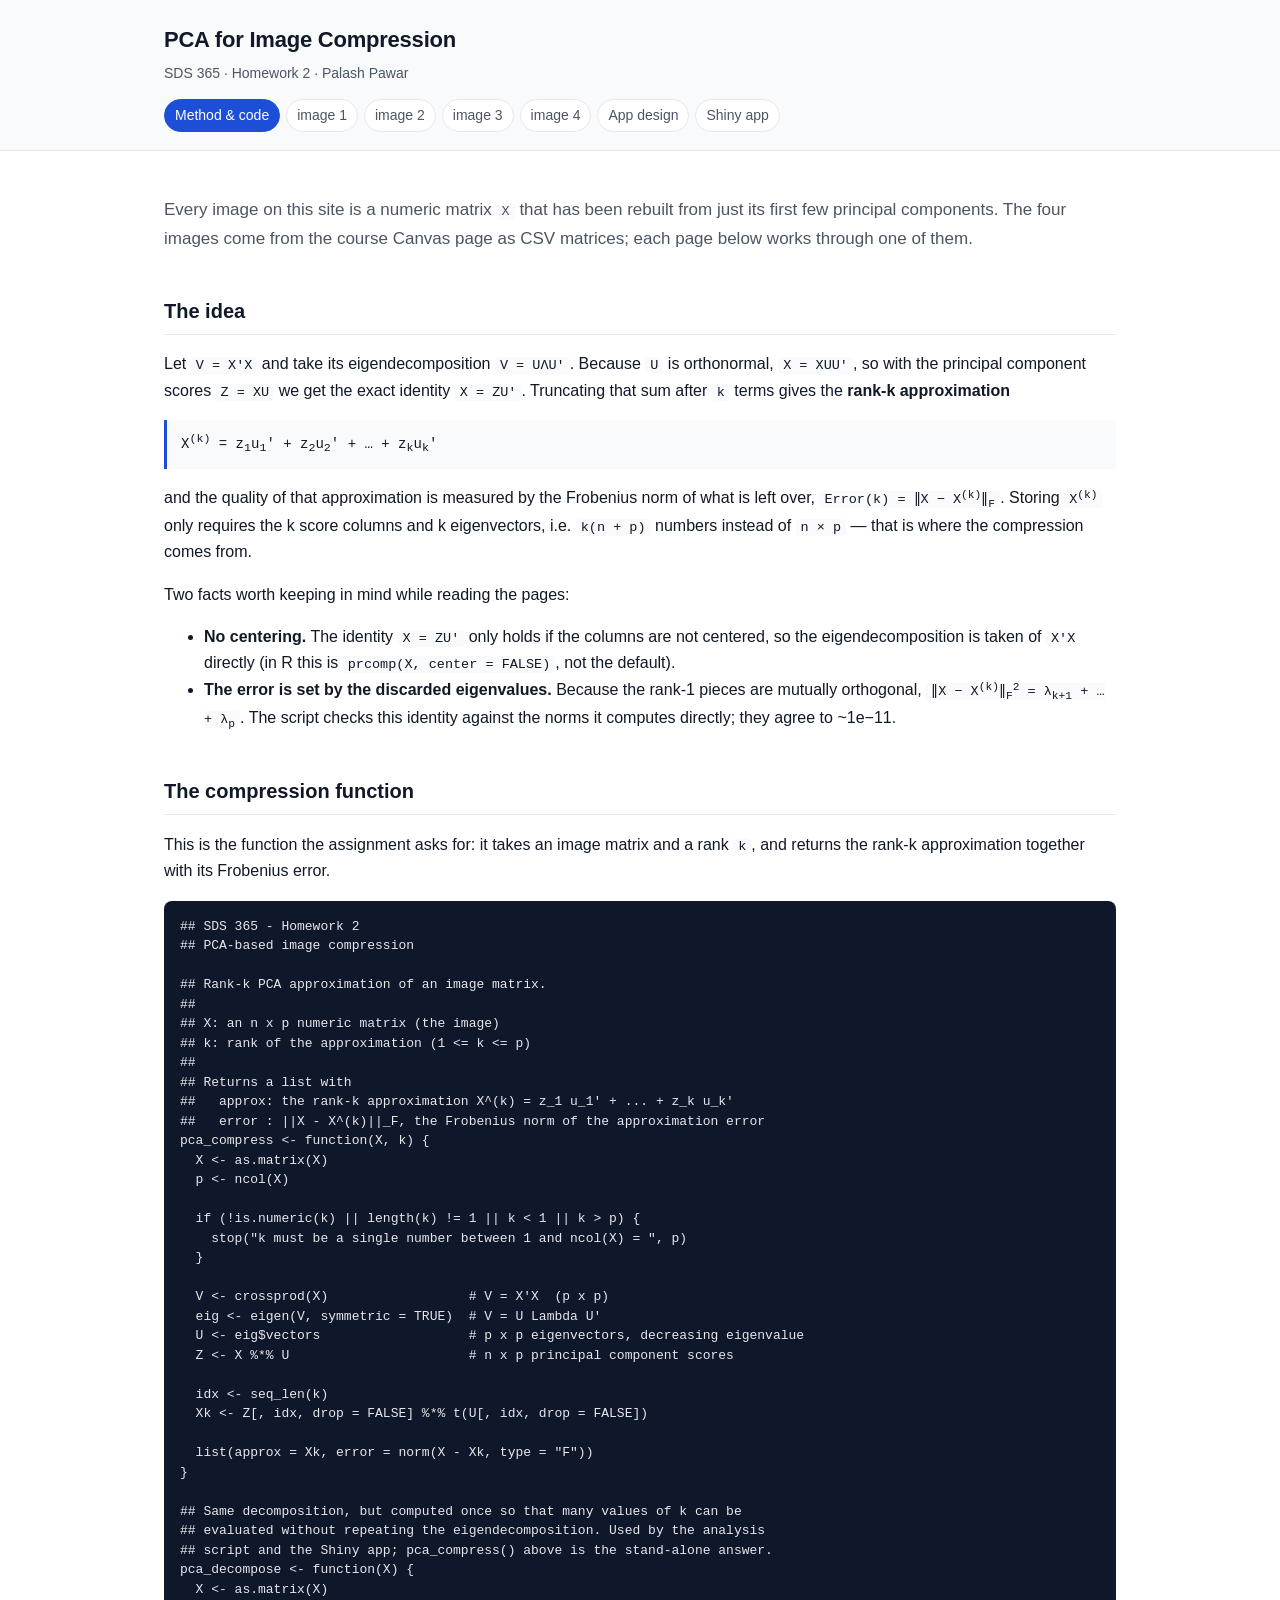
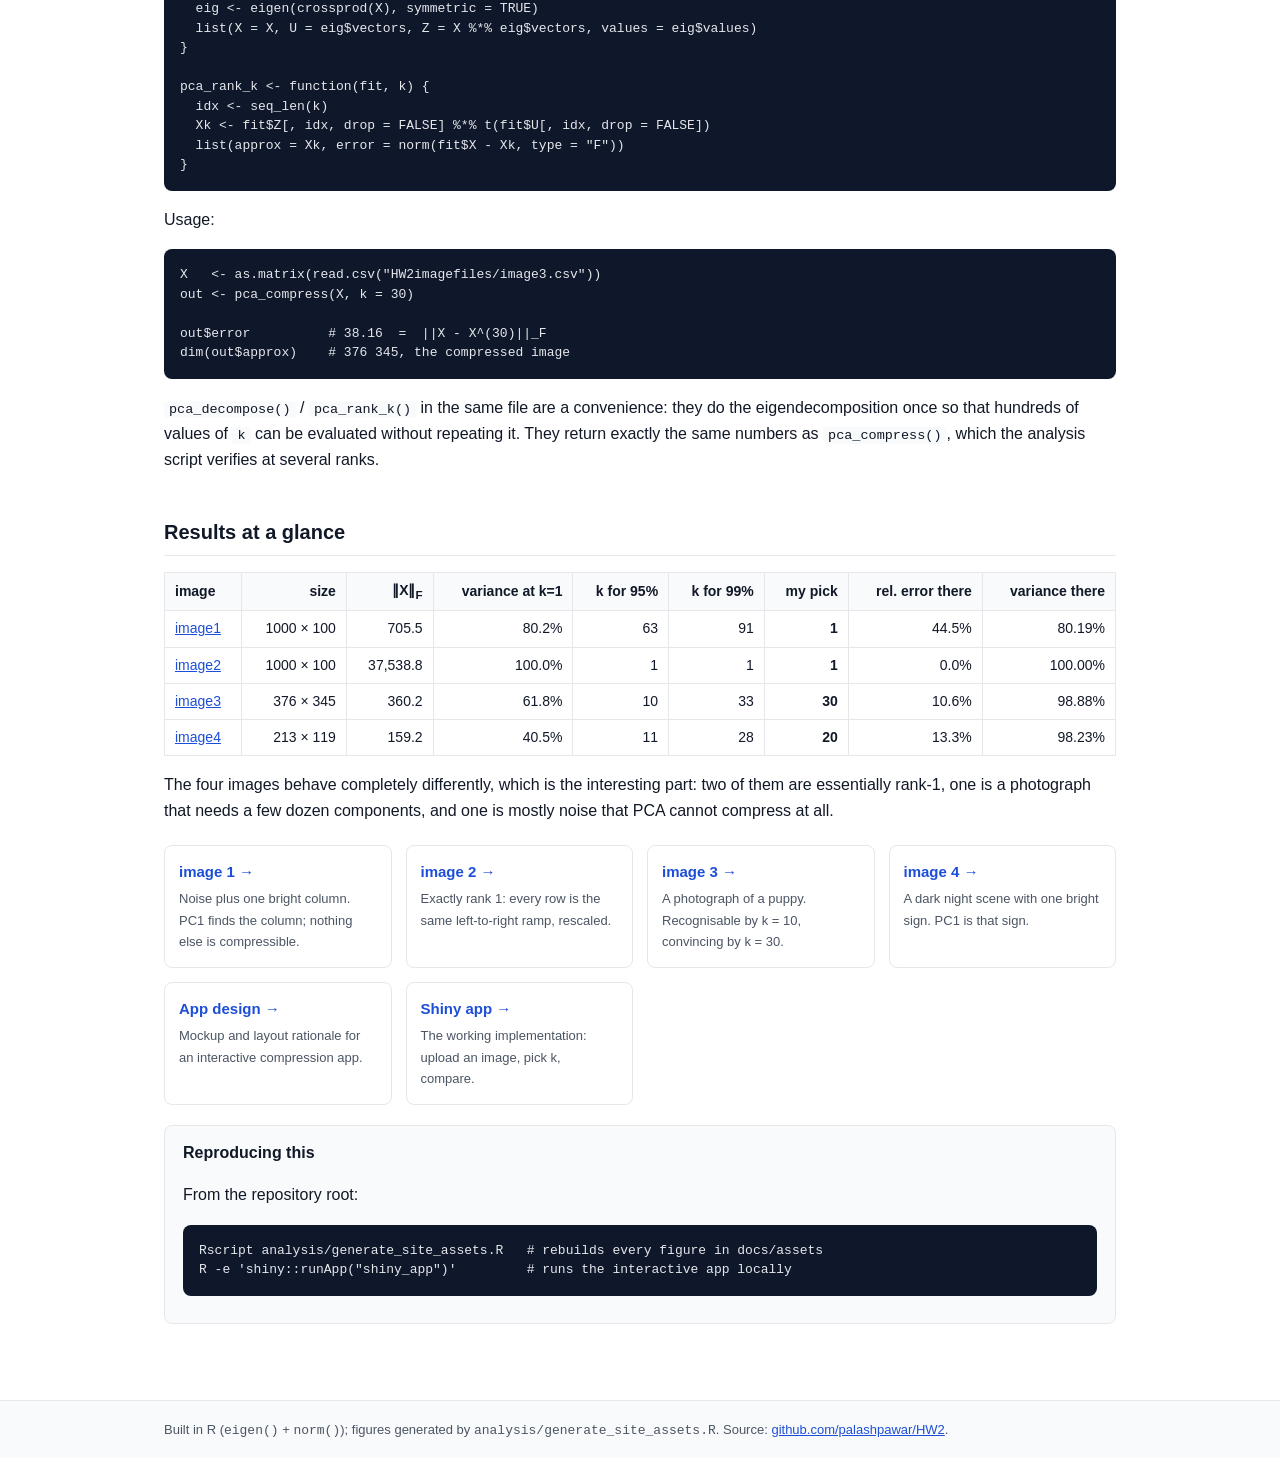
<file: docs/index.html>
<!DOCTYPE html>
<html lang="en">
<head>
<meta charset="utf-8">
<meta name="viewport" content="width=device-width, initial-scale=1">
<title>PCA for Image Compression &mdash; method and code</title>
<link rel="stylesheet" href="style.css">
</head>
<body>
<header class="site"><div class="inner">
<h1>PCA for Image Compression</h1>
<p>SDS 365 &middot; Homework 2 &middot; Palash Pawar</p>
<nav><a href="index.html" class="active">Method &amp; code</a><a href="image1.html">image 1</a><a href="image2.html">image 2</a><a href="image3.html">image 3</a><a href="image4.html">image 4</a><a href="mockup/index.html">App design</a><a href="shiny.html">Shiny app</a></nav>
</div></header>
<main>

<p class="lead">Every image on this site is a numeric matrix <code>X</code> that has been rebuilt from
just its first few principal components. The four images come from the course Canvas page as CSV
matrices; each page below works through one of them.</p>

<h2>The idea</h2>
<p>Let <code>V = X'X</code> and take its eigendecomposition <code>V = U&Lambda;U'</code>. Because
<code>U</code> is orthonormal, <code>X = XUU'</code>, so with the principal component scores
<code>Z = XU</code> we get the exact identity <code>X = ZU'</code>. Truncating that sum after
<code>k</code> terms gives the <b>rank-k approximation</b></p>
<div class="math">X<sup>(k)</sup> = z<sub>1</sub>u<sub>1</sub>' + z<sub>2</sub>u<sub>2</sub>' + &hellip; + z<sub>k</sub>u<sub>k</sub>'</div>
<p>and the quality of that approximation is measured by the Frobenius norm of what is left over,
<code>Error(k) = &#8214;X &minus; X<sup>(k)</sup>&#8214;<sub>F</sub></code>. Storing
<code>X<sup>(k)</sup></code> only requires the k score columns and k eigenvectors, i.e.
<code>k(n + p)</code> numbers instead of <code>n &times; p</code> &mdash; that is where the
compression comes from.</p>
<p>Two facts worth keeping in mind while reading the pages:</p>
<ul>
<li><b>No centering.</b> The identity <code>X = ZU'</code> only holds if the columns are not
centered, so the eigendecomposition is taken of <code>X'X</code> directly (in R this is
<code>prcomp(X, center = FALSE)</code>, not the default).</li>
<li><b>The error is set by the discarded eigenvalues.</b> Because the rank-1 pieces are mutually
orthogonal, <code>&#8214;X &minus; X<sup>(k)</sup>&#8214;<sub>F</sub><sup>2</sup> =
&lambda;<sub>k+1</sub> + &hellip; + &lambda;<sub>p</sub></code>. The script checks this identity
against the norms it computes directly; they agree to ~1e&minus;11.</li>
</ul>

<h2>The compression function</h2>
<p>This is the function the assignment asks for: it takes an image matrix and a rank
<code>k</code>, and returns the rank-k approximation together with its Frobenius error.</p>
<pre><code>## SDS 365 - Homework 2
## PCA-based image compression

## Rank-k PCA approximation of an image matrix.
##
## X: an n x p numeric matrix (the image)
## k: rank of the approximation (1 &lt;= k &lt;= p)
##
## Returns a list with
##   approx: the rank-k approximation X^(k) = z_1 u_1&#x27; + ... + z_k u_k&#x27;
##   error : ||X - X^(k)||_F, the Frobenius norm of the approximation error
pca_compress &lt;- function(X, k) {
  X &lt;- as.matrix(X)
  p &lt;- ncol(X)

  if (!is.numeric(k) || length(k) != 1 || k &lt; 1 || k &gt; p) {
    stop(&quot;k must be a single number between 1 and ncol(X) = &quot;, p)
  }

  V &lt;- crossprod(X)                  # V = X&#x27;X  (p x p)
  eig &lt;- eigen(V, symmetric = TRUE)  # V = U Lambda U&#x27;
  U &lt;- eig$vectors                   # p x p eigenvectors, decreasing eigenvalue
  Z &lt;- X %*% U                       # n x p principal component scores

  idx &lt;- seq_len(k)
  Xk &lt;- Z[, idx, drop = FALSE] %*% t(U[, idx, drop = FALSE])

  list(approx = Xk, error = norm(X - Xk, type = &quot;F&quot;))
}

## Same decomposition, but computed once so that many values of k can be
## evaluated without repeating the eigendecomposition. Used by the analysis
## script and the Shiny app; pca_compress() above is the stand-alone answer.
pca_decompose &lt;- function(X) {
  X &lt;- as.matrix(X)
  eig &lt;- eigen(crossprod(X), symmetric = TRUE)
  list(X = X, U = eig$vectors, Z = X %*% eig$vectors, values = eig$values)
}

pca_rank_k &lt;- function(fit, k) {
  idx &lt;- seq_len(k)
  Xk &lt;- fit$Z[, idx, drop = FALSE] %*% t(fit$U[, idx, drop = FALSE])
  list(approx = Xk, error = norm(fit$X - Xk, type = &quot;F&quot;))
}
</code></pre>
<p>Usage:</p>
<pre><code>X   &lt;- as.matrix(read.csv("HW2imagefiles/image3.csv"))
out &lt;- pca_compress(X, k = 30)

out$error          # 38.16  =  ||X - X^(30)||_F
dim(out$approx)    # 376 345, the compressed image</code></pre>
<p><code>pca_decompose()</code> / <code>pca_rank_k()</code> in the same file are a convenience:
they do the eigendecomposition once so that hundreds of values of <code>k</code> can be evaluated
without repeating it. They return exactly the same numbers as <code>pca_compress()</code>, which
the analysis script verifies at several ranks.</p>

<h2>Results at a glance</h2>
<table><thead><tr><th>image</th><th>size</th><th>&#8214;X&#8214;<sub>F</sub></th>
<th>variance at k=1</th><th>k for 95%</th><th>k for 99%</th><th>my pick</th>
<th>rel. error there</th><th>variance there</th></tr></thead>
<tbody><tr><td><a href="image1.html">image1</a></td><td>1000 &times; 100</td><td>705.5</td><td>80.2%</td><td>63</td><td>91</td><td><b>1</b></td><td>44.5%</td><td>80.19%</td></tr><tr><td><a href="image2.html">image2</a></td><td>1000 &times; 100</td><td>37,538.8</td><td>100.0%</td><td>1</td><td>1</td><td><b>1</b></td><td>0.0%</td><td>100.00%</td></tr><tr><td><a href="image3.html">image3</a></td><td>376 &times; 345</td><td>360.2</td><td>61.8%</td><td>10</td><td>33</td><td><b>30</b></td><td>10.6%</td><td>98.88%</td></tr><tr><td><a href="image4.html">image4</a></td><td>213 &times; 119</td><td>159.2</td><td>40.5%</td><td>11</td><td>28</td><td><b>20</b></td><td>13.3%</td><td>98.23%</td></tr></tbody></table>
<p>The four images behave completely differently, which is the interesting part: two of them are
essentially rank-1, one is a photograph that needs a few dozen components, and one is mostly noise
that PCA cannot compress at all.</p>

<div class="cards">
<a class="card" href="image1.html"><h3>image 1 &rarr;</h3><p>Noise plus one bright column. PC1 finds the column; nothing else is compressible.</p></a>
<a class="card" href="image2.html"><h3>image 2 &rarr;</h3><p>Exactly rank 1: every row is the same left-to-right ramp, rescaled.</p></a>
<a class="card" href="image3.html"><h3>image 3 &rarr;</h3><p>A photograph of a puppy. Recognisable by k = 10, convincing by k = 30.</p></a>
<a class="card" href="image4.html"><h3>image 4 &rarr;</h3><p>A dark night scene with one bright sign. PC1 is that sign.</p></a>
<a class="card" href="mockup/index.html"><h3>App design &rarr;</h3><p>Mockup and layout rationale for an interactive compression app.</p></a>
<a class="card" href="shiny.html"><h3>Shiny app &rarr;</h3><p>The working implementation: upload an image, pick k, compare.</p></a>
</div>

<div class="callout">
<h3>Reproducing this</h3>
<p>From the repository root:</p>
<pre><code>Rscript analysis/generate_site_assets.R   # rebuilds every figure in docs/assets
R -e 'shiny::runApp("shiny_app")'         # runs the interactive app locally</code></pre>
</div>

</main>
<footer class="site"><div class="inner">
Built in R (<code>eigen()</code> + <code>norm()</code>); figures generated by
<code>analysis/generate_site_assets.R</code>. Source:
<a href="https://github.com/palashpawar/HW2">github.com/palashpawar/HW2</a>.
</div></footer>
</body>
</html>
</file>
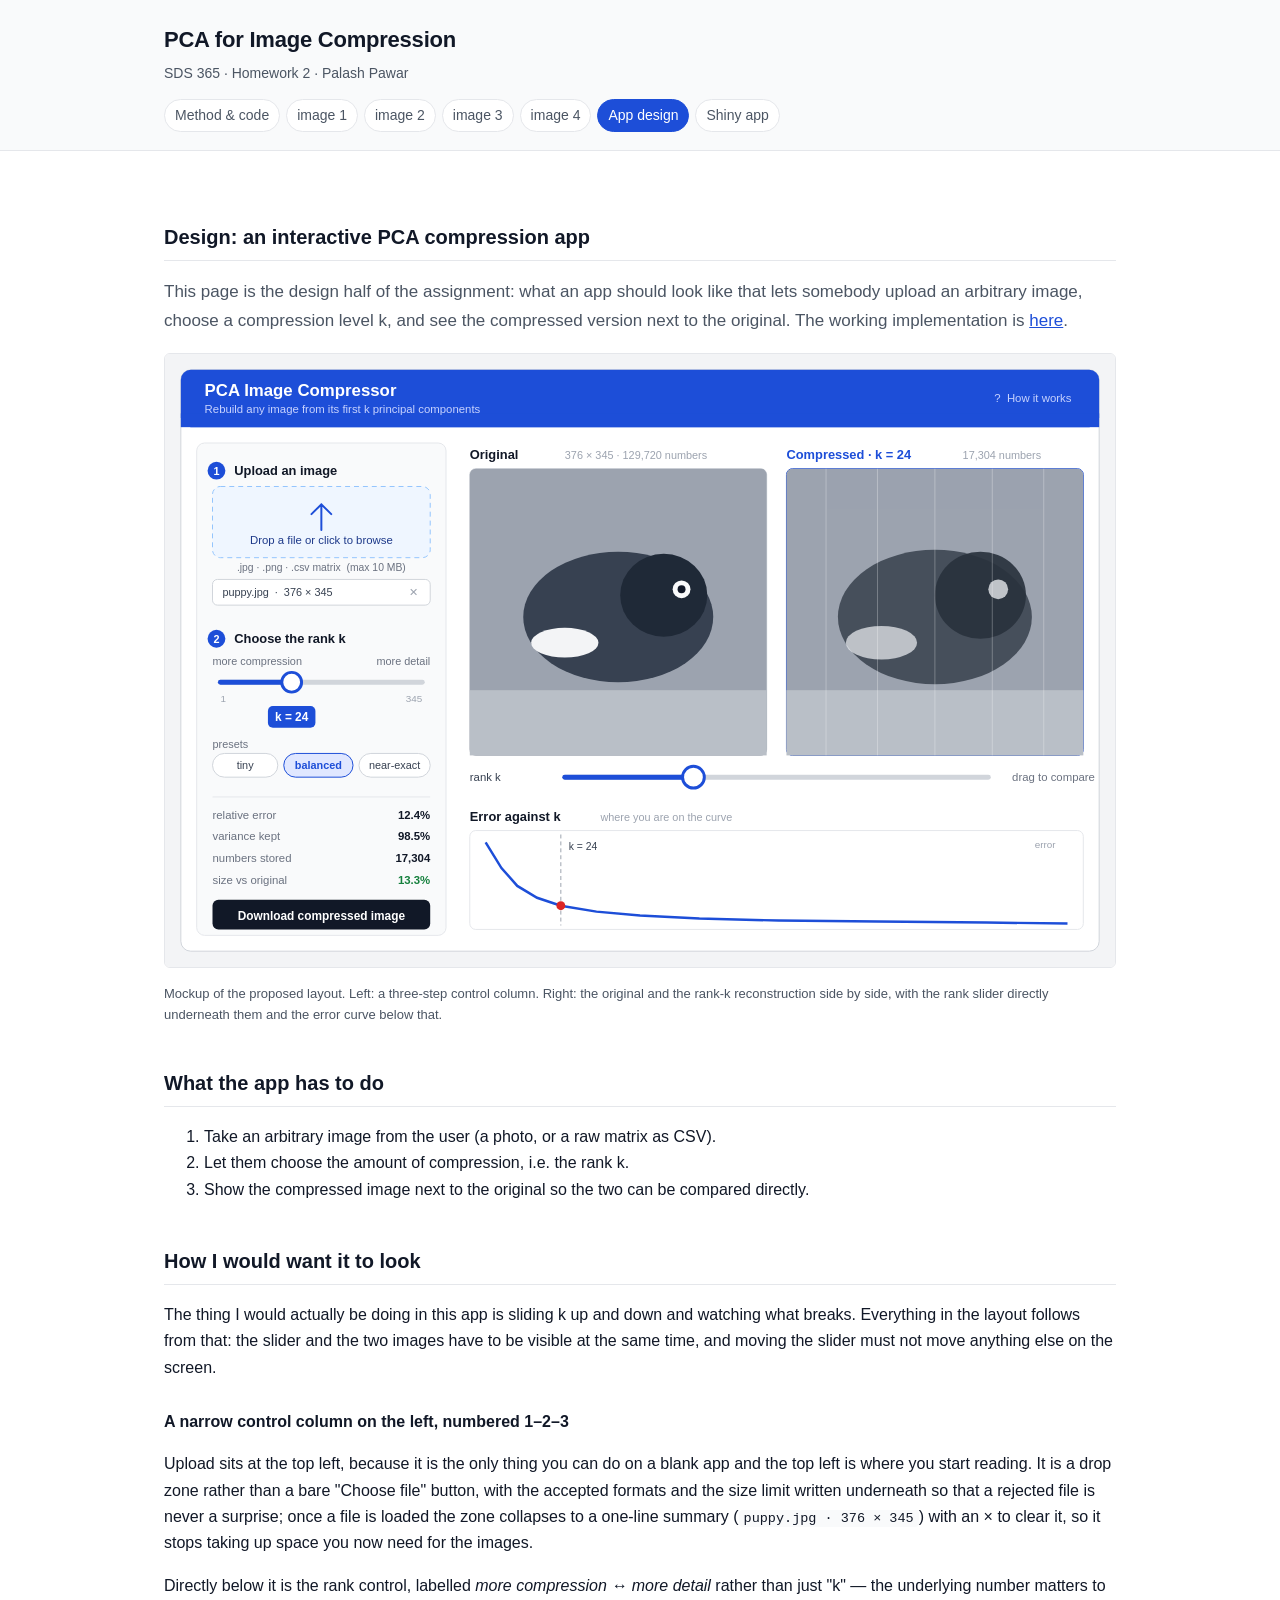
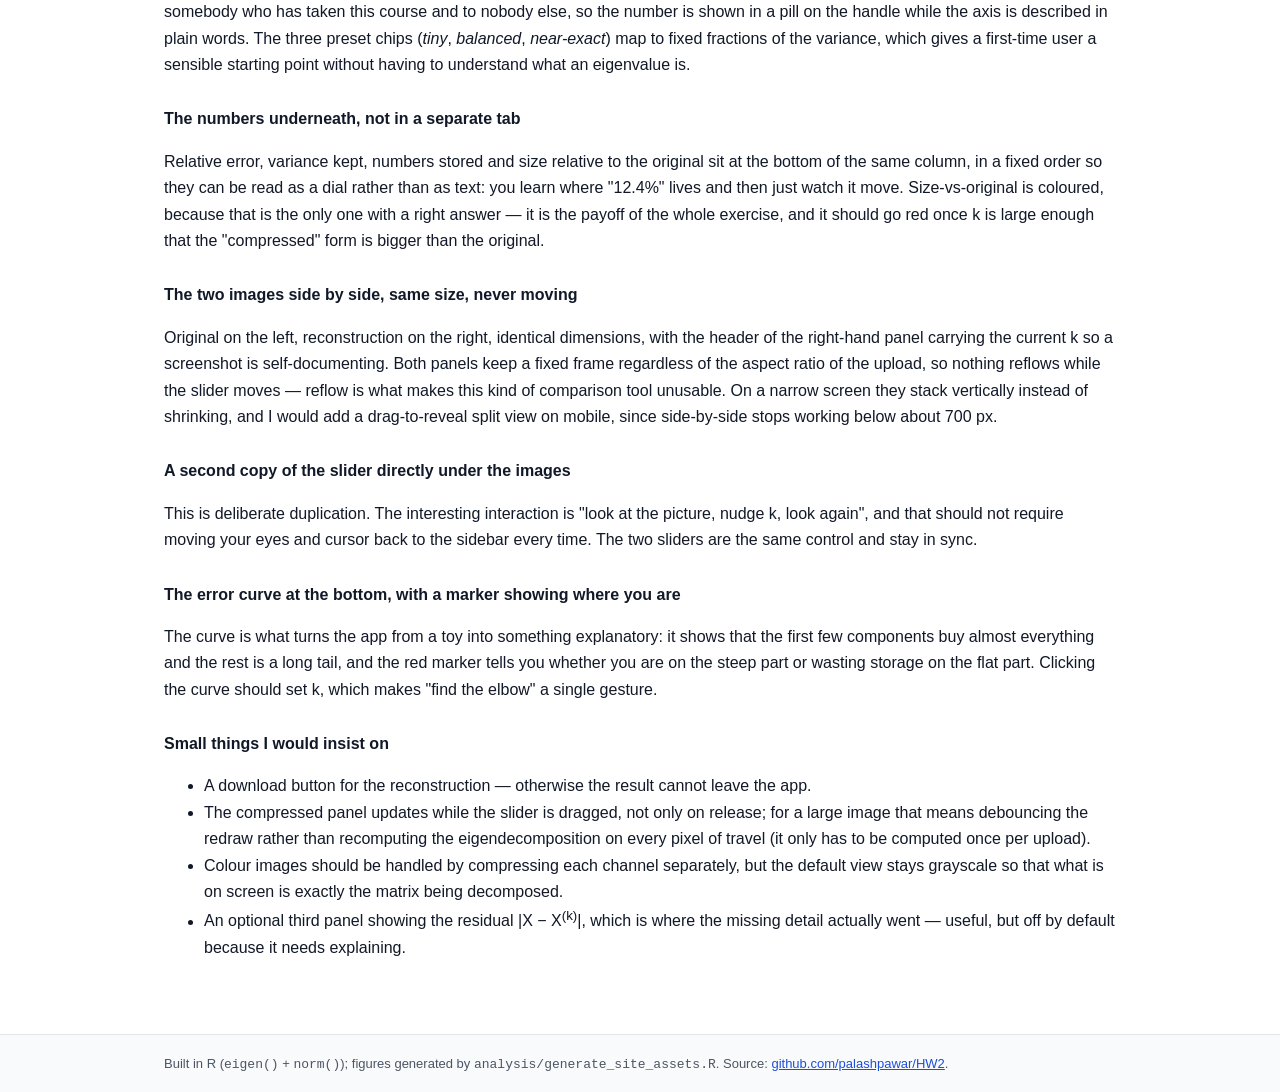
<file: docs/mockup/index.html>
<!DOCTYPE html>
<html lang="en">
<head>
<meta charset="utf-8">
<meta name="viewport" content="width=device-width, initial-scale=1">
<title>App design mockup &mdash; PCA Image Compressor</title>
<link rel="stylesheet" href="../style.css">
</head>
<body>
<header class="site"><div class="inner">
<h1>PCA for Image Compression</h1>
<p>SDS 365 &middot; Homework 2 &middot; Palash Pawar</p>
<nav><a href="../index.html">Method &amp; code</a><a href="../image1.html">image 1</a><a href="../image2.html">image 2</a><a href="../image3.html">image 3</a><a href="../image4.html">image 4</a><a href="../mockup/index.html" class="active">App design</a><a href="../shiny.html">Shiny app</a></nav>
</div></header>
<main>

<h2>Design: an interactive PCA compression app</h2>
<p class="lead">This page is the design half of the assignment: what an app should look like that
lets somebody upload an arbitrary image, choose a compression level k, and see the compressed
version next to the original. The working implementation is
<a href="../shiny.html">here</a>.</p>

<figure>
<img src="mockup.svg" alt="Mockup of the PCA Image Compressor app" style="width:100%">
<figcaption>Mockup of the proposed layout. Left: a three-step control column. Right: the original and
the rank-k reconstruction side by side, with the rank slider directly underneath them and the error
curve below that.</figcaption>
</figure>

<h2>What the app has to do</h2>
<ol>
<li>Take an arbitrary image from the user (a photo, or a raw matrix as CSV).</li>
<li>Let them choose the amount of compression, i.e. the rank k.</li>
<li>Show the compressed image next to the original so the two can be compared directly.</li>
</ol>

<h2>How I would want it to look</h2>
<p>The thing I would actually be doing in this app is sliding k up and down and watching what breaks.
Everything in the layout follows from that: the slider and the two images have to be visible at the
same time, and moving the slider must not move anything else on the screen.</p>

<h3>A narrow control column on the left, numbered 1&ndash;2&ndash;3</h3>
<p>Upload sits at the top left, because it is the only thing you can do on a blank app and the top
left is where you start reading. It is a drop zone rather than a bare "Choose file" button, with the
accepted formats and the size limit written underneath so that a rejected file is never a surprise;
once a file is loaded the zone collapses to a one-line summary (<code>puppy.jpg &middot; 376 &times;
345</code>) with an &times; to clear it, so it stops taking up space you now need for the images.</p>
<p>Directly below it is the rank control, labelled <i>more compression &harr; more detail</i> rather
than just "k" &mdash; the underlying number matters to somebody who has taken this course and to
nobody else, so the number is shown in a pill on the handle while the axis is described in plain
words. The three preset chips (<i>tiny</i>, <i>balanced</i>, <i>near-exact</i>) map to fixed fractions
of the variance, which gives a first-time user a sensible starting point without having to understand
what an eigenvalue is.</p>

<h3>The numbers underneath, not in a separate tab</h3>
<p>Relative error, variance kept, numbers stored and size relative to the original sit at the bottom
of the same column, in a fixed order so they can be read as a dial rather than as text: you learn
where "12.4%" lives and then just watch it move. Size-vs-original is coloured, because that is the
only one with a right answer &mdash; it is the payoff of the whole exercise, and it should go red
once k is large enough that the "compressed" form is bigger than the original.</p>

<h3>The two images side by side, same size, never moving</h3>
<p>Original on the left, reconstruction on the right, identical dimensions, with the header of the
right-hand panel carrying the current k so a screenshot is self-documenting. Both panels keep a fixed
frame regardless of the aspect ratio of the upload, so nothing reflows while the slider moves &mdash;
reflow is what makes this kind of comparison tool unusable. On a narrow screen they stack vertically
instead of shrinking, and I would add a drag-to-reveal split view on mobile, since side-by-side stops
working below about 700 px.</p>

<h3>A second copy of the slider directly under the images</h3>
<p>This is deliberate duplication. The interesting interaction is "look at the picture, nudge k, look
again", and that should not require moving your eyes and cursor back to the sidebar every time. The
two sliders are the same control and stay in sync.</p>

<h3>The error curve at the bottom, with a marker showing where you are</h3>
<p>The curve is what turns the app from a toy into something explanatory: it shows that the first few
components buy almost everything and the rest is a long tail, and the red marker tells you whether
you are on the steep part or wasting storage on the flat part. Clicking the curve should set k, which
makes "find the elbow" a single gesture.</p>

<h3>Small things I would insist on</h3>
<ul>
<li>A download button for the reconstruction &mdash; otherwise the result cannot leave the app.</li>
<li>The compressed panel updates while the slider is dragged, not only on release; for a large image
that means debouncing the redraw rather than recomputing the eigendecomposition on every pixel of
travel (it only has to be computed once per upload).</li>
<li>Colour images should be handled by compressing each channel separately, but the default view stays
grayscale so that what is on screen is exactly the matrix being decomposed.</li>
<li>An optional third panel showing the residual |X &minus; X<sup>(k)</sup>|, which is where the
missing detail actually went &mdash; useful, but off by default because it needs explaining.</li>
</ul>

</main>
<footer class="site"><div class="inner">
Built in R (<code>eigen()</code> + <code>norm()</code>); figures generated by
<code>analysis/generate_site_assets.R</code>. Source:
<a href="https://github.com/palashpawar/HW2">github.com/palashpawar/HW2</a>.
</div></footer>
</body>
</html>
</file>
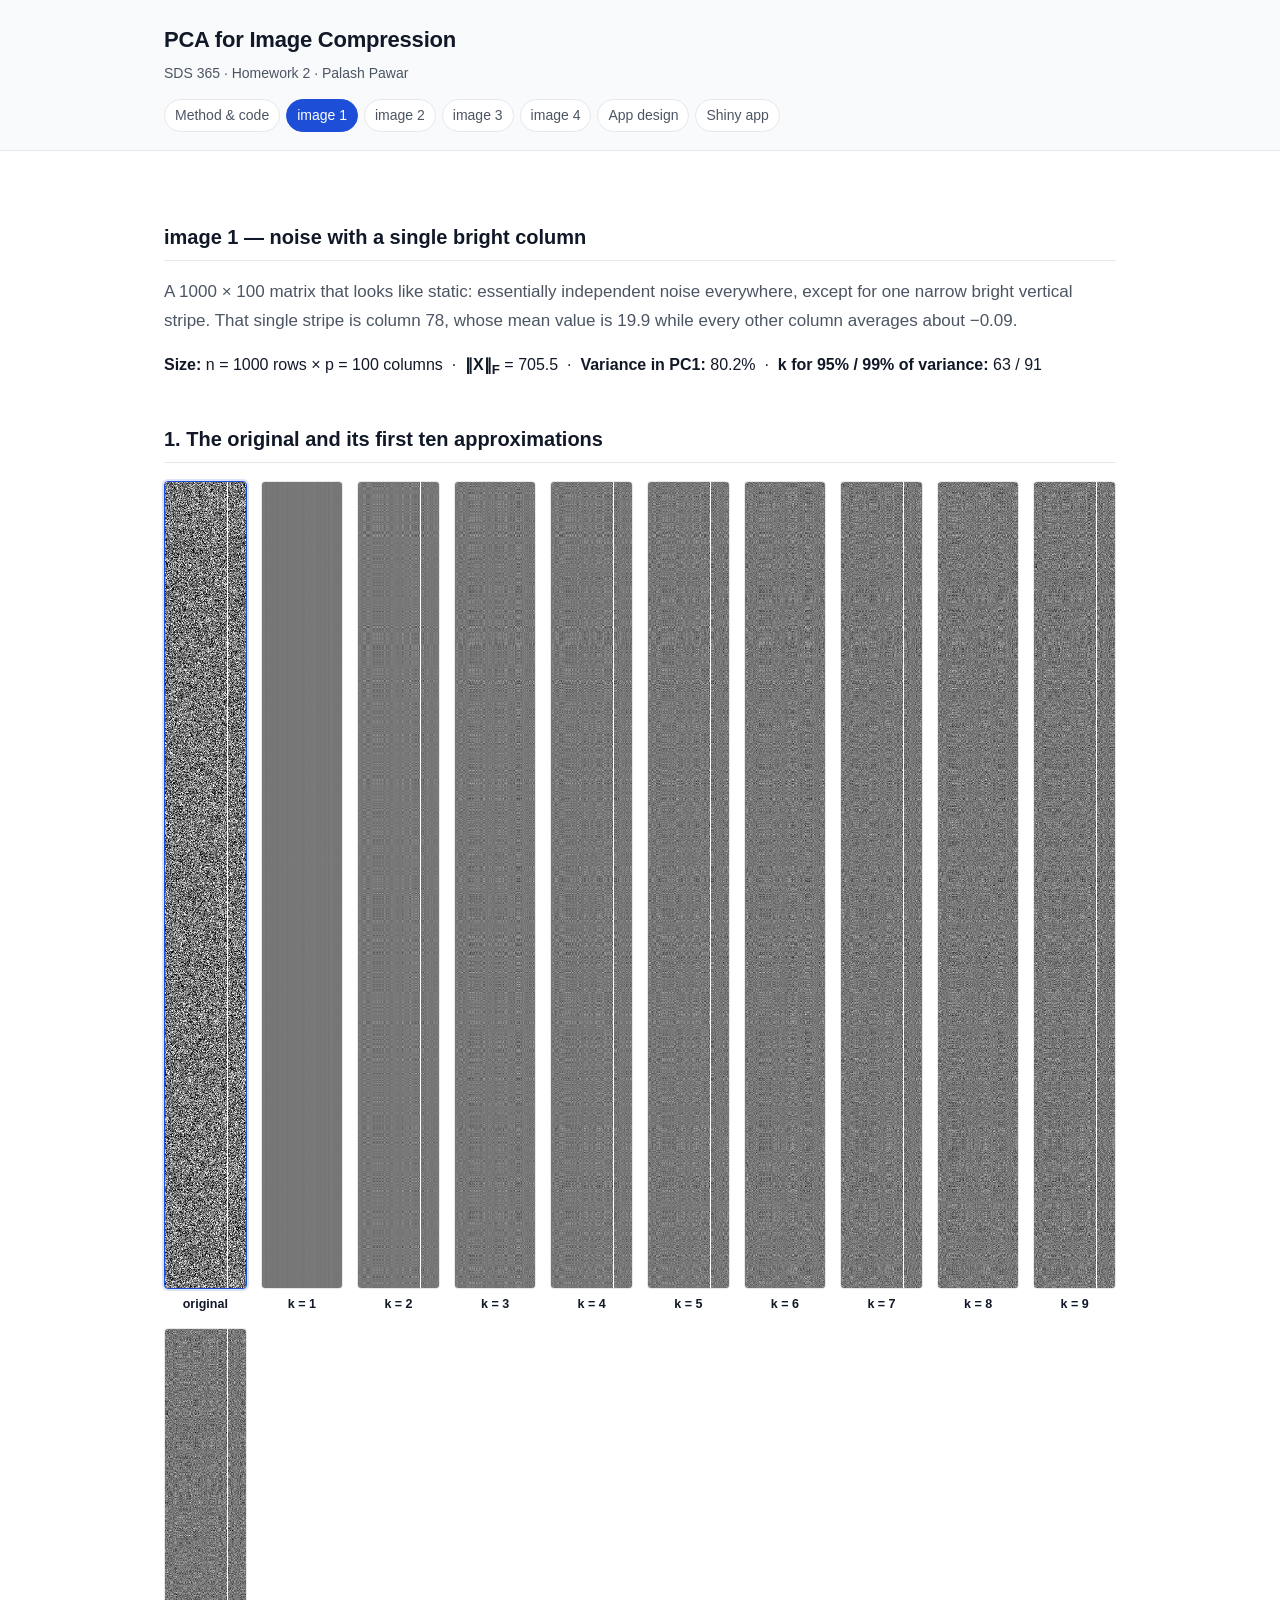
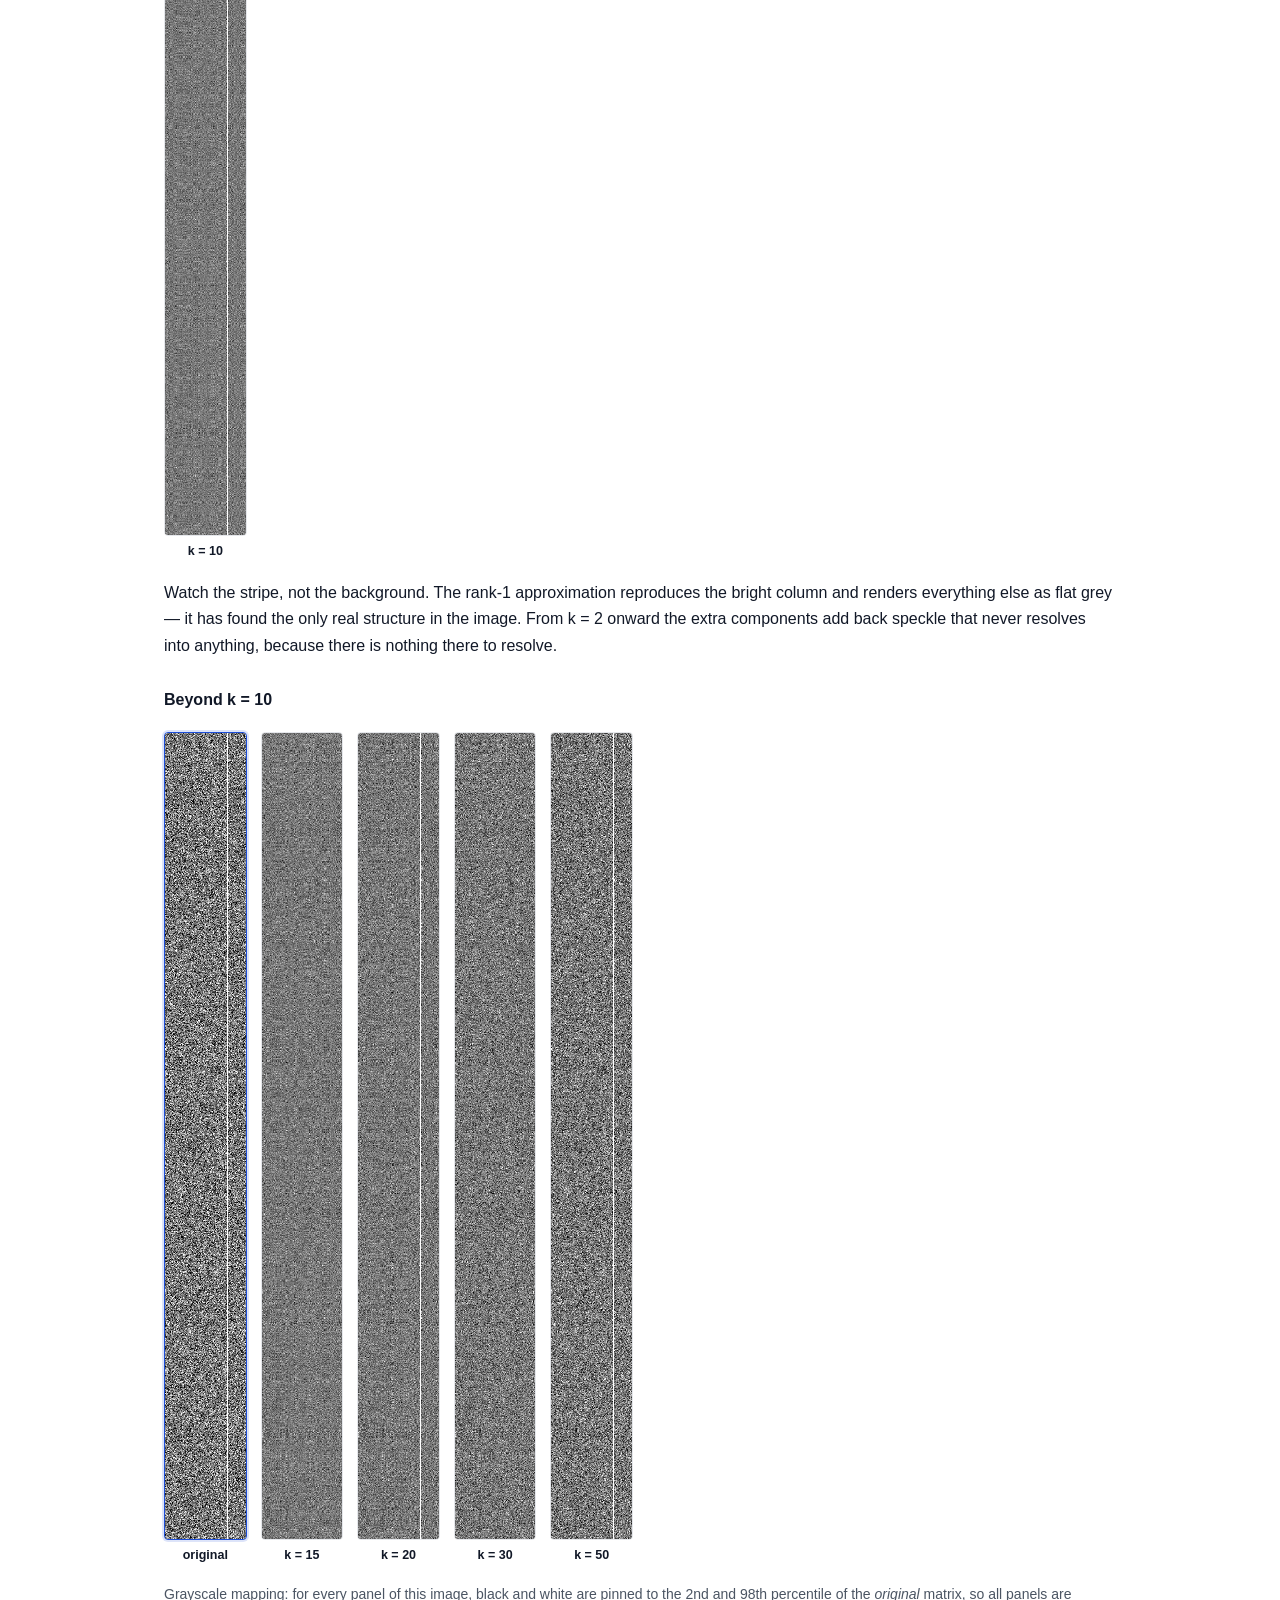
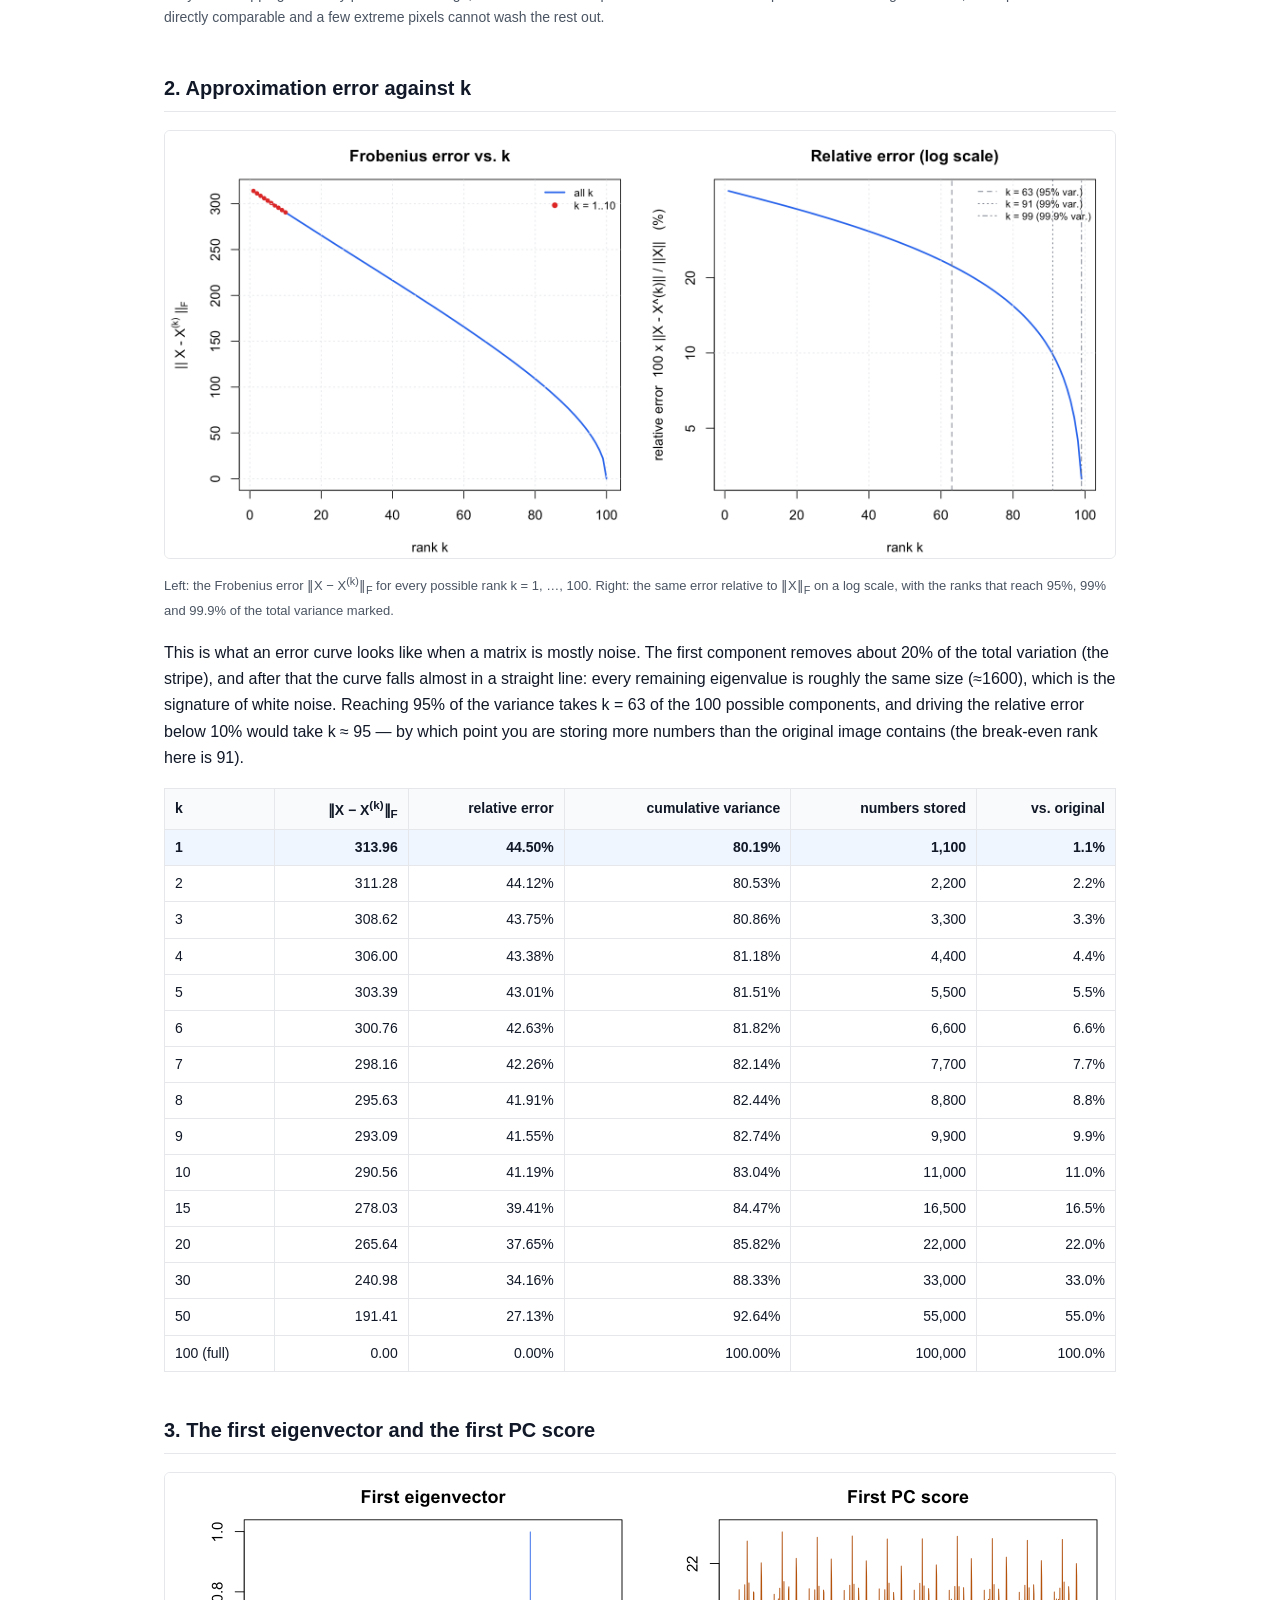
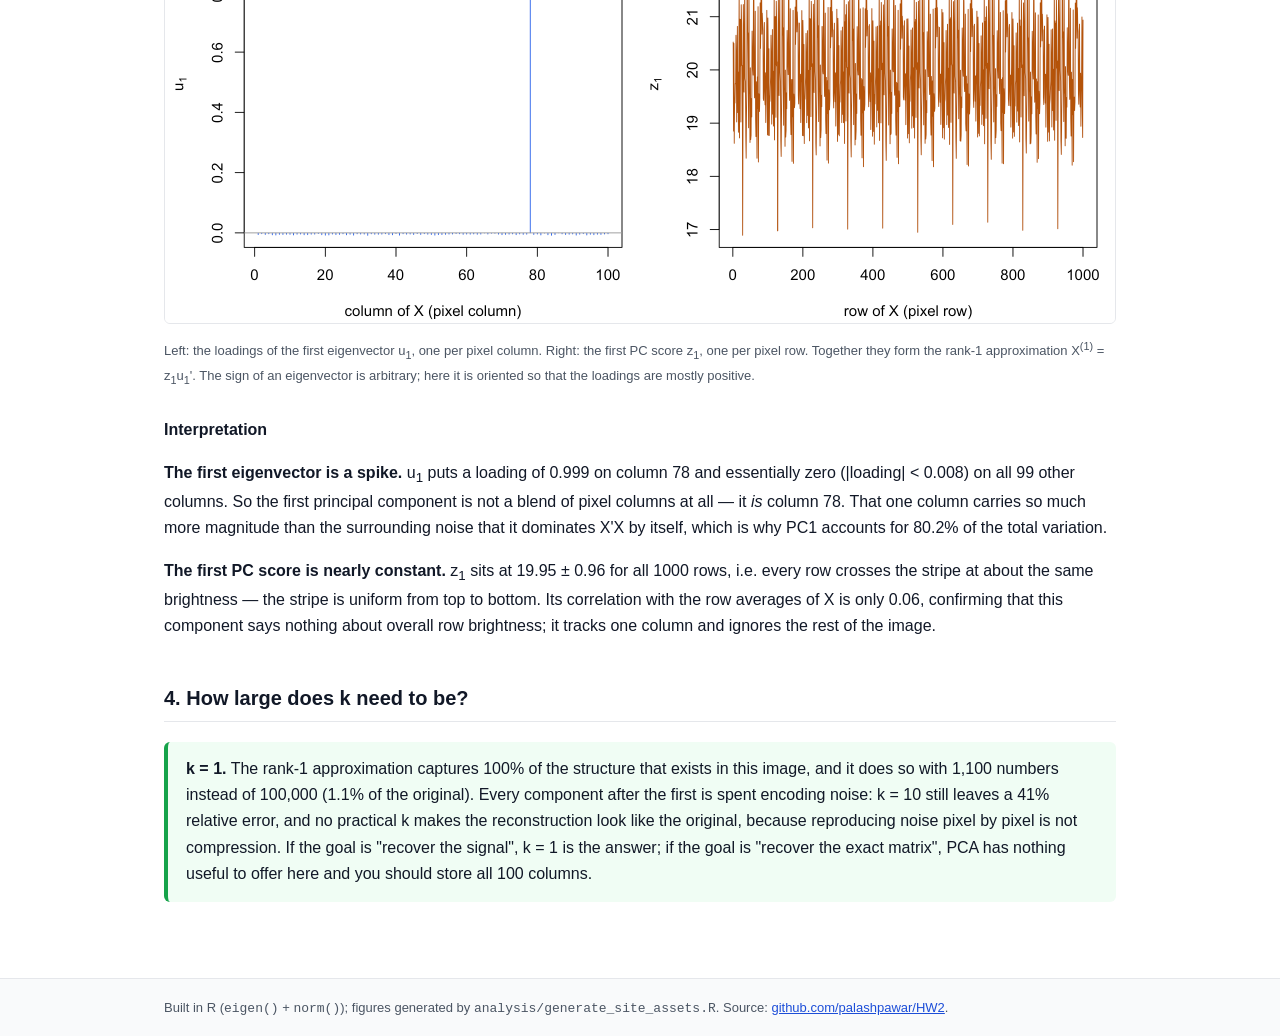
<file: docs/image1.html>
<!DOCTYPE html>
<html lang="en">
<head>
<meta charset="utf-8">
<meta name="viewport" content="width=device-width, initial-scale=1">
<title>image1 &mdash; PCA image compression</title>
<link rel="stylesheet" href="style.css">
</head>
<body>
<header class="site"><div class="inner">
<h1>PCA for Image Compression</h1>
<p>SDS 365 &middot; Homework 2 &middot; Palash Pawar</p>
<nav><a href="index.html">Method &amp; code</a><a href="image1.html" class="active">image 1</a><a href="image2.html">image 2</a><a href="image3.html">image 3</a><a href="image4.html">image 4</a><a href="mockup/index.html">App design</a><a href="shiny.html">Shiny app</a></nav>
</div></header>
<main>

<h2>image 1 &mdash; noise with a single bright column</h2>
<p class="lead">A 1000 &times; 100 matrix that looks like static: essentially independent noise everywhere,
except for one narrow bright vertical stripe. That single stripe is column 78, whose mean value is
19.9 while every other column averages about &minus;0.09.</p>
<p><b>Size:</b> n = 1000 rows &times; p = 100 columns &nbsp;&middot;&nbsp;
<b>&#8214;X&#8214;<sub>F</sub></b> = 705.5 &nbsp;&middot;&nbsp;
<b>Variance in PC1:</b> 80.2% &nbsp;&middot;&nbsp;
<b>k for 95% / 99% of variance:</b> 63 / 91</p>

<h2>1. The original and its first ten approximations</h2>
<div class="grid tall">
<div class="tile first"><img src="assets/image1/orig.png" alt="image1 original"><b>original</b></div>
<div class="tile"><img src="assets/image1/k01.png" alt="image1 rank 1"><b>k = 1</b></div>
<div class="tile"><img src="assets/image1/k02.png" alt="image1 rank 2"><b>k = 2</b></div>
<div class="tile"><img src="assets/image1/k03.png" alt="image1 rank 3"><b>k = 3</b></div>
<div class="tile"><img src="assets/image1/k04.png" alt="image1 rank 4"><b>k = 4</b></div>
<div class="tile"><img src="assets/image1/k05.png" alt="image1 rank 5"><b>k = 5</b></div>
<div class="tile"><img src="assets/image1/k06.png" alt="image1 rank 6"><b>k = 6</b></div>
<div class="tile"><img src="assets/image1/k07.png" alt="image1 rank 7"><b>k = 7</b></div>
<div class="tile"><img src="assets/image1/k08.png" alt="image1 rank 8"><b>k = 8</b></div>
<div class="tile"><img src="assets/image1/k09.png" alt="image1 rank 9"><b>k = 9</b></div>
<div class="tile"><img src="assets/image1/k10.png" alt="image1 rank 10"><b>k = 10</b></div>
</div>
<p>Watch the stripe, not the background. The rank-1 approximation reproduces the bright
column and renders everything else as flat grey &mdash; it has found the only real structure in the
image. From k = 2 onward the extra components add back speckle that never resolves into anything,
because there is nothing there to resolve.</p>
<h3>Beyond k = 10</h3>
<div class="grid tall">
<div class="tile first"><img src="assets/image1/orig.png" alt="image1 original"><b>original</b></div>
<div class="tile"><img src="assets/image1/k15.png" alt="image1 rank 15"><b>k = 15</b></div>
<div class="tile"><img src="assets/image1/k20.png" alt="image1 rank 20"><b>k = 20</b></div>
<div class="tile"><img src="assets/image1/k30.png" alt="image1 rank 30"><b>k = 30</b></div>
<div class="tile"><img src="assets/image1/k50.png" alt="image1 rank 50"><b>k = 50</b></div>
</div>
<p class="lead" style="font-size:14px">Grayscale mapping: for every panel of this image, black and
white are pinned to the 2nd and 98th percentile of the <i>original</i> matrix, so all panels are
directly comparable and a few extreme pixels cannot wash the rest out.</p>

<h2>2. Approximation error against k</h2>
<figure>
<img src="assets/image1/error.png" alt="image1 approximation error versus k">
<figcaption>Left: the Frobenius error &#8214;X &minus; X<sup>(k)</sup>&#8214;<sub>F</sub> for every
possible rank k = 1, &hellip;, 100. Right: the same error relative to &#8214;X&#8214;<sub>F</sub>
on a log scale, with the ranks that reach 95%, 99% and 99.9% of the total variance marked.</figcaption>
</figure>
<p>This is what an error curve looks like when a matrix is mostly noise. The first
component removes about 20% of the total variation (the stripe), and after that the curve falls
almost in a straight line: every remaining eigenvalue is roughly the same size (&asymp;1600), which
is the signature of white noise. Reaching 95% of the variance takes k = 63 of the 100 possible
components, and driving the relative error below 10% would take k &asymp; 95 &mdash; by which point
you are storing more numbers than the original image contains (the break-even rank here is 91).</p>
<table><thead><tr><th>k</th><th>&#8214;X &minus; X<sup>(k)</sup>&#8214;<sub>F</sub></th><th>relative error</th><th>cumulative variance</th><th>numbers stored</th><th>vs. original</th></tr></thead><tbody>
<tr class="mark"><td>1</td><td>313.96</td><td>44.50%</td><td>80.19%</td><td>1,100</td><td>1.1%</td></tr>
<tr><td>2</td><td>311.28</td><td>44.12%</td><td>80.53%</td><td>2,200</td><td>2.2%</td></tr>
<tr><td>3</td><td>308.62</td><td>43.75%</td><td>80.86%</td><td>3,300</td><td>3.3%</td></tr>
<tr><td>4</td><td>306.00</td><td>43.38%</td><td>81.18%</td><td>4,400</td><td>4.4%</td></tr>
<tr><td>5</td><td>303.39</td><td>43.01%</td><td>81.51%</td><td>5,500</td><td>5.5%</td></tr>
<tr><td>6</td><td>300.76</td><td>42.63%</td><td>81.82%</td><td>6,600</td><td>6.6%</td></tr>
<tr><td>7</td><td>298.16</td><td>42.26%</td><td>82.14%</td><td>7,700</td><td>7.7%</td></tr>
<tr><td>8</td><td>295.63</td><td>41.91%</td><td>82.44%</td><td>8,800</td><td>8.8%</td></tr>
<tr><td>9</td><td>293.09</td><td>41.55%</td><td>82.74%</td><td>9,900</td><td>9.9%</td></tr>
<tr><td>10</td><td>290.56</td><td>41.19%</td><td>83.04%</td><td>11,000</td><td>11.0%</td></tr>
<tr><td>15</td><td>278.03</td><td>39.41%</td><td>84.47%</td><td>16,500</td><td>16.5%</td></tr>
<tr><td>20</td><td>265.64</td><td>37.65%</td><td>85.82%</td><td>22,000</td><td>22.0%</td></tr>
<tr><td>30</td><td>240.98</td><td>34.16%</td><td>88.33%</td><td>33,000</td><td>33.0%</td></tr>
<tr><td>50</td><td>191.41</td><td>27.13%</td><td>92.64%</td><td>55,000</td><td>55.0%</td></tr>
<tr><td>100 (full)</td><td>0.00</td><td>0.00%</td><td>100.00%</td><td>100,000</td><td>100.0%</td></tr>
</tbody></table>

<h2>3. The first eigenvector and the first PC score</h2>
<figure>
<img src="assets/image1/pc1.png" alt="image1 first eigenvector and first PC score">
<figcaption>Left: the loadings of the first eigenvector u<sub>1</sub>, one per pixel column. Right:
the first PC score z<sub>1</sub>, one per pixel row. Together they form the rank-1 approximation
X<sup>(1)</sup> = z<sub>1</sub>u<sub>1</sub>'. The sign of an eigenvector is arbitrary; here it is
oriented so that the loadings are mostly positive.</figcaption>
</figure>
<h3>Interpretation</h3>
<p><b>The first eigenvector is a spike.</b> u<sub>1</sub> puts a loading of 0.999 on
column 78 and essentially zero (|loading| &lt; 0.008) on all 99 other columns. So the first principal
component is not a blend of pixel columns at all &mdash; it <i>is</i> column 78. That one column
carries so much more magnitude than the surrounding noise that it dominates X'X by itself, which is
why PC1 accounts for 80.2% of the total variation.</p>
<p><b>The first PC score is nearly constant.</b> z<sub>1</sub> sits at 19.95 &plusmn; 0.96 for all
1000 rows, i.e. every row crosses the stripe at about the same brightness &mdash; the stripe is
uniform from top to bottom. Its correlation with the row averages of X is only 0.06, confirming that
this component says nothing about overall row brightness; it tracks one column and ignores the rest
of the image.</p>

<h2>4. How large does k need to be?</h2>
<div class="verdict"><p style="margin:0"><b>k = 1.</b> The rank-1 approximation captures 100% of the structure that exists in
this image, and it does so with 1,100 numbers instead of 100,000 (1.1% of the original). Every
component after the first is spent encoding noise: k = 10 still leaves a 41% relative error, and no
practical k makes the reconstruction look like the original, because reproducing noise pixel by
pixel is not compression. If the goal is "recover the signal", k = 1 is the answer; if the goal is
"recover the exact matrix", PCA has nothing useful to offer here and you should store all 100
columns.</p></div>

</main>
<footer class="site"><div class="inner">
Built in R (<code>eigen()</code> + <code>norm()</code>); figures generated by
<code>analysis/generate_site_assets.R</code>. Source:
<a href="https://github.com/palashpawar/HW2">github.com/palashpawar/HW2</a>.
</div></footer>
</body>
</html>
</file>
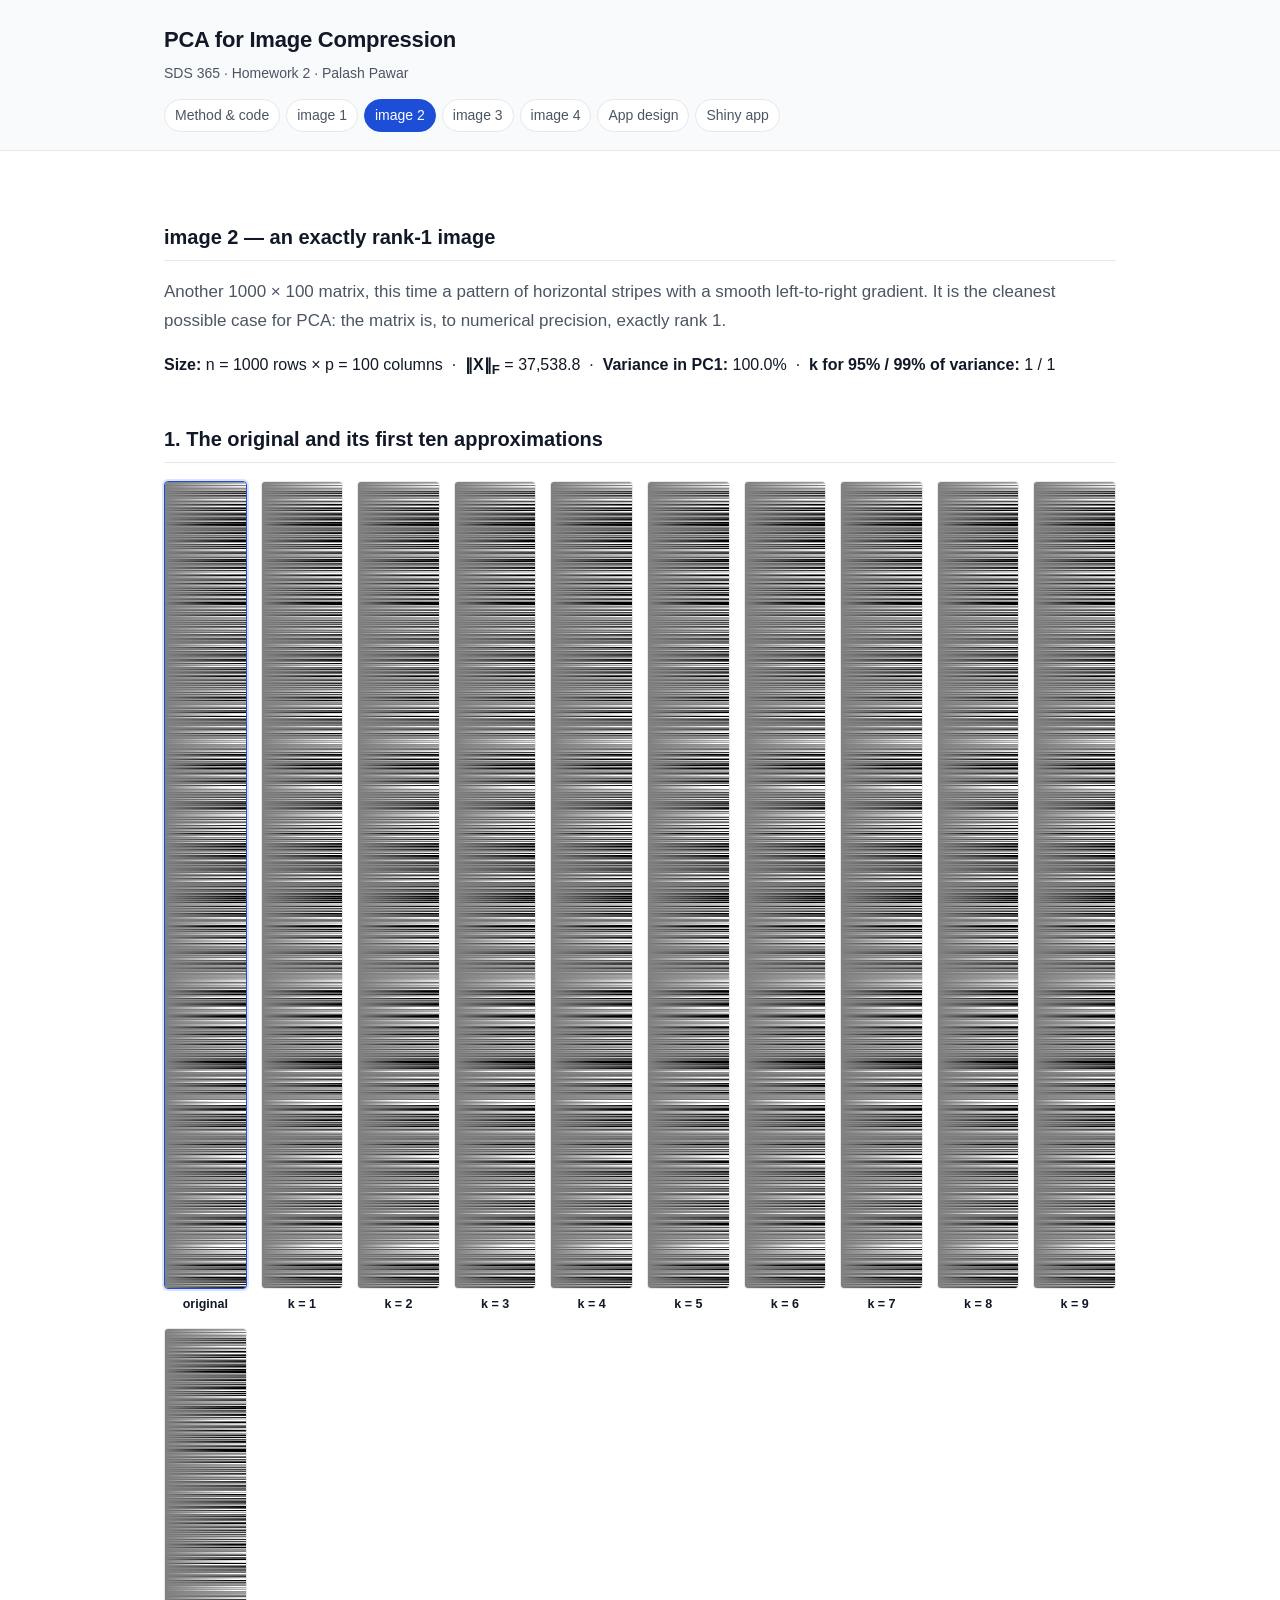
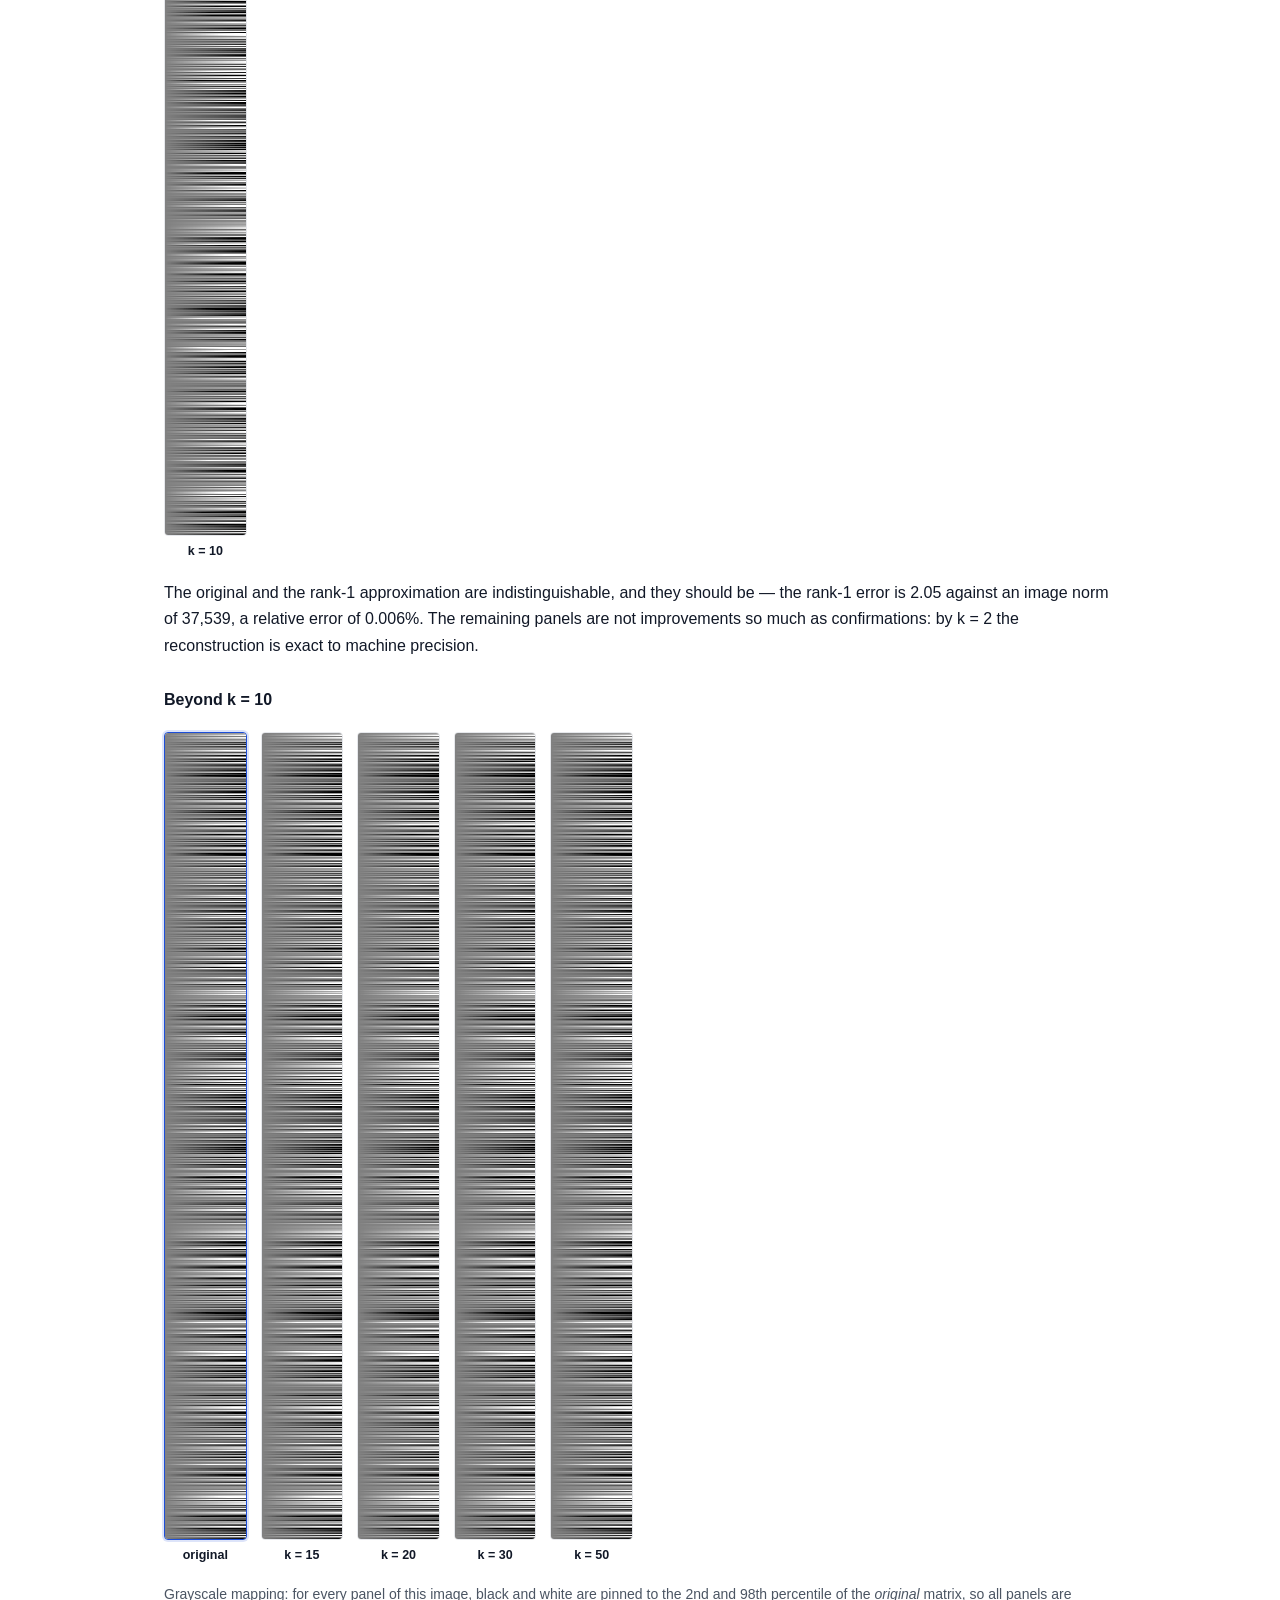
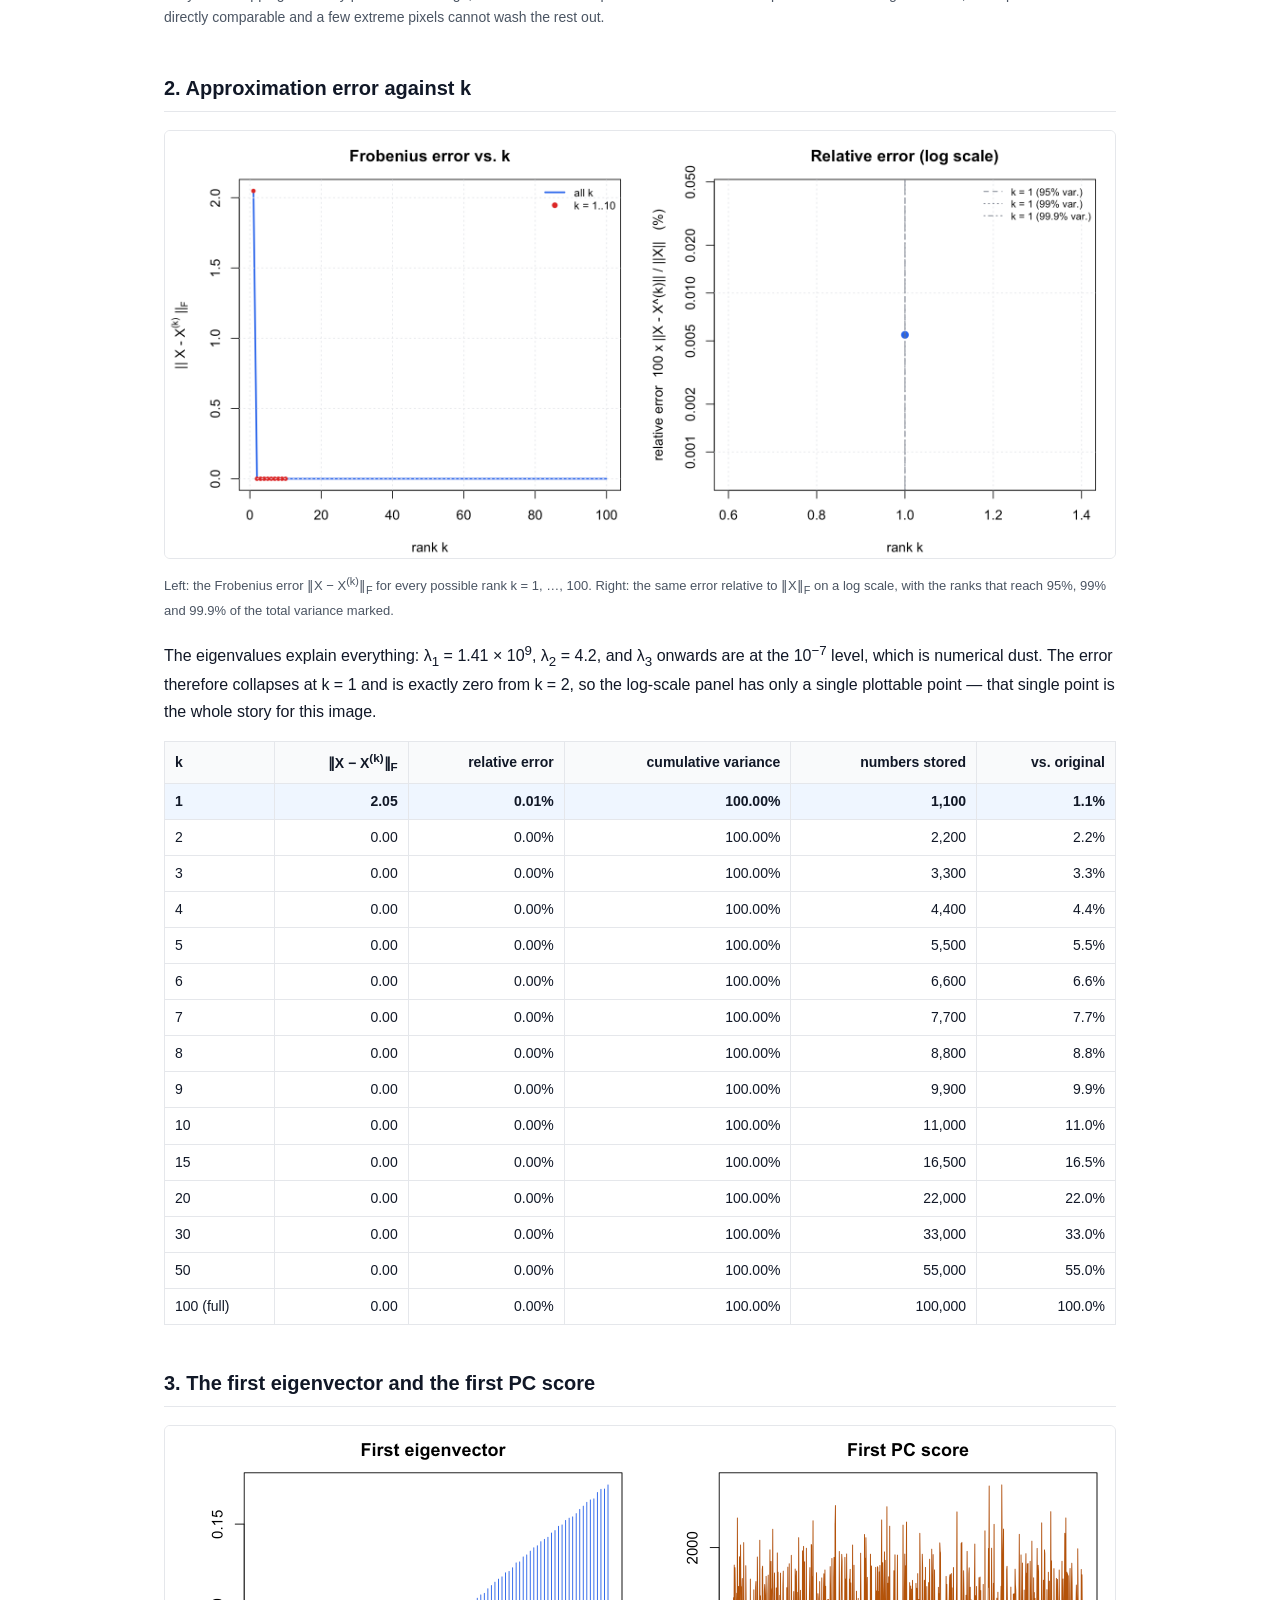
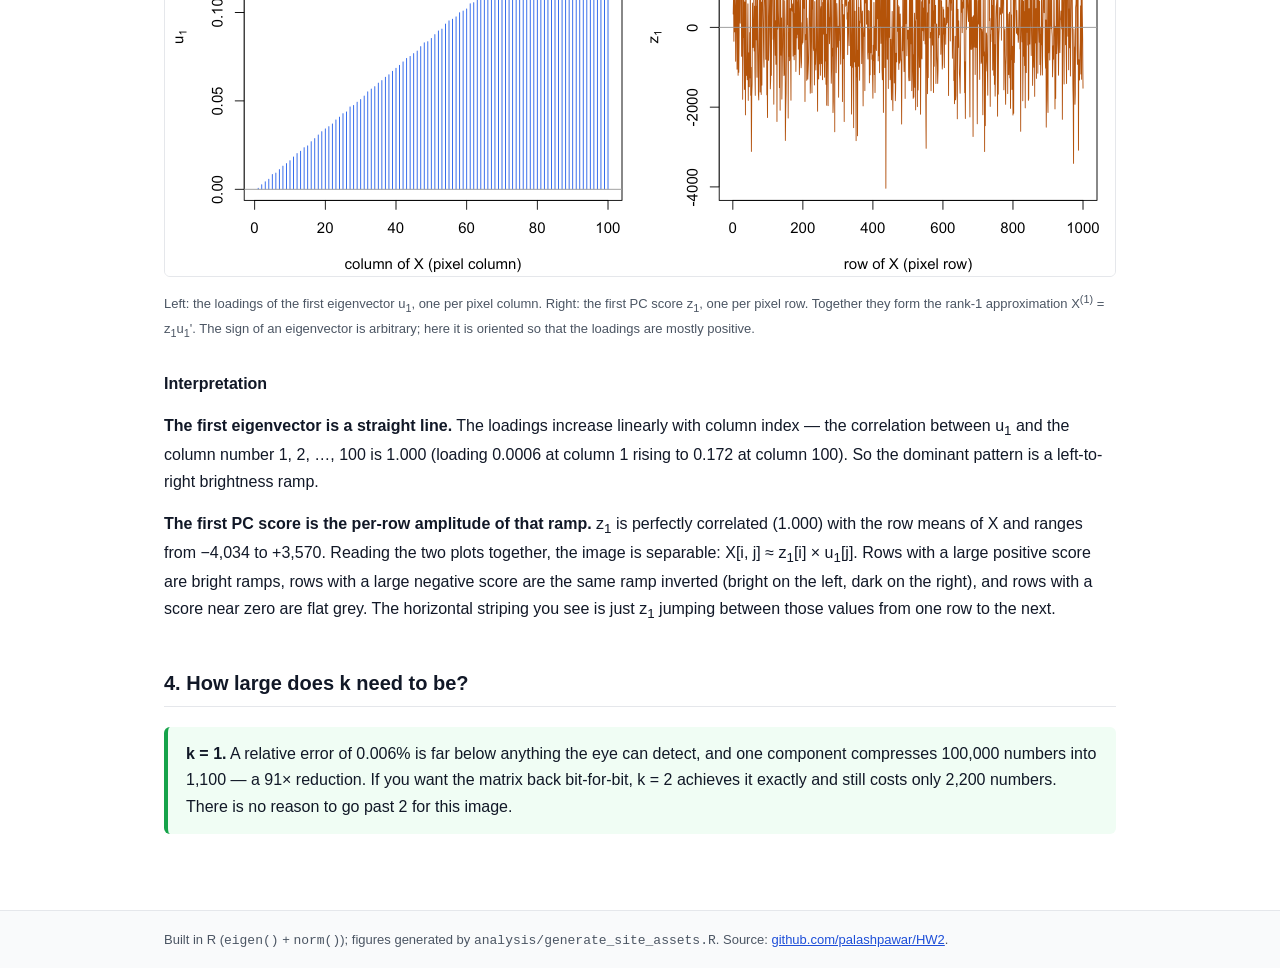
<file: docs/image2.html>
<!DOCTYPE html>
<html lang="en">
<head>
<meta charset="utf-8">
<meta name="viewport" content="width=device-width, initial-scale=1">
<title>image2 &mdash; PCA image compression</title>
<link rel="stylesheet" href="style.css">
</head>
<body>
<header class="site"><div class="inner">
<h1>PCA for Image Compression</h1>
<p>SDS 365 &middot; Homework 2 &middot; Palash Pawar</p>
<nav><a href="index.html">Method &amp; code</a><a href="image1.html">image 1</a><a href="image2.html" class="active">image 2</a><a href="image3.html">image 3</a><a href="image4.html">image 4</a><a href="mockup/index.html">App design</a><a href="shiny.html">Shiny app</a></nav>
</div></header>
<main>

<h2>image 2 &mdash; an exactly rank-1 image</h2>
<p class="lead">Another 1000 &times; 100 matrix, this time a pattern of horizontal stripes with a smooth
left-to-right gradient. It is the cleanest possible case for PCA: the matrix is, to numerical
precision, exactly rank 1.</p>
<p><b>Size:</b> n = 1000 rows &times; p = 100 columns &nbsp;&middot;&nbsp;
<b>&#8214;X&#8214;<sub>F</sub></b> = 37,538.8 &nbsp;&middot;&nbsp;
<b>Variance in PC1:</b> 100.0% &nbsp;&middot;&nbsp;
<b>k for 95% / 99% of variance:</b> 1 / 1</p>

<h2>1. The original and its first ten approximations</h2>
<div class="grid tall">
<div class="tile first"><img src="assets/image2/orig.png" alt="image2 original"><b>original</b></div>
<div class="tile"><img src="assets/image2/k01.png" alt="image2 rank 1"><b>k = 1</b></div>
<div class="tile"><img src="assets/image2/k02.png" alt="image2 rank 2"><b>k = 2</b></div>
<div class="tile"><img src="assets/image2/k03.png" alt="image2 rank 3"><b>k = 3</b></div>
<div class="tile"><img src="assets/image2/k04.png" alt="image2 rank 4"><b>k = 4</b></div>
<div class="tile"><img src="assets/image2/k05.png" alt="image2 rank 5"><b>k = 5</b></div>
<div class="tile"><img src="assets/image2/k06.png" alt="image2 rank 6"><b>k = 6</b></div>
<div class="tile"><img src="assets/image2/k07.png" alt="image2 rank 7"><b>k = 7</b></div>
<div class="tile"><img src="assets/image2/k08.png" alt="image2 rank 8"><b>k = 8</b></div>
<div class="tile"><img src="assets/image2/k09.png" alt="image2 rank 9"><b>k = 9</b></div>
<div class="tile"><img src="assets/image2/k10.png" alt="image2 rank 10"><b>k = 10</b></div>
</div>
<p>The original and the rank-1 approximation are indistinguishable, and they should
be &mdash; the rank-1 error is 2.05 against an image norm of 37,539, a relative error of 0.006%. The
remaining panels are not improvements so much as confirmations: by k = 2 the reconstruction is exact
to machine precision.</p>
<h3>Beyond k = 10</h3>
<div class="grid tall">
<div class="tile first"><img src="assets/image2/orig.png" alt="image2 original"><b>original</b></div>
<div class="tile"><img src="assets/image2/k15.png" alt="image2 rank 15"><b>k = 15</b></div>
<div class="tile"><img src="assets/image2/k20.png" alt="image2 rank 20"><b>k = 20</b></div>
<div class="tile"><img src="assets/image2/k30.png" alt="image2 rank 30"><b>k = 30</b></div>
<div class="tile"><img src="assets/image2/k50.png" alt="image2 rank 50"><b>k = 50</b></div>
</div>
<p class="lead" style="font-size:14px">Grayscale mapping: for every panel of this image, black and
white are pinned to the 2nd and 98th percentile of the <i>original</i> matrix, so all panels are
directly comparable and a few extreme pixels cannot wash the rest out.</p>

<h2>2. Approximation error against k</h2>
<figure>
<img src="assets/image2/error.png" alt="image2 approximation error versus k">
<figcaption>Left: the Frobenius error &#8214;X &minus; X<sup>(k)</sup>&#8214;<sub>F</sub> for every
possible rank k = 1, &hellip;, 100. Right: the same error relative to &#8214;X&#8214;<sub>F</sub>
on a log scale, with the ranks that reach 95%, 99% and 99.9% of the total variance marked.</figcaption>
</figure>
<p>The eigenvalues explain everything: &lambda;<sub>1</sub> = 1.41 &times; 10<sup>9</sup>,
&lambda;<sub>2</sub> = 4.2, and &lambda;<sub>3</sub> onwards are at the 10<sup>&minus;7</sup> level,
which is numerical dust. The error therefore collapses at k = 1 and is exactly zero from k = 2, so
the log-scale panel has only a single plottable point &mdash; that single point is the whole story
for this image.</p>
<table><thead><tr><th>k</th><th>&#8214;X &minus; X<sup>(k)</sup>&#8214;<sub>F</sub></th><th>relative error</th><th>cumulative variance</th><th>numbers stored</th><th>vs. original</th></tr></thead><tbody>
<tr class="mark"><td>1</td><td>2.05</td><td>0.01%</td><td>100.00%</td><td>1,100</td><td>1.1%</td></tr>
<tr><td>2</td><td>0.00</td><td>0.00%</td><td>100.00%</td><td>2,200</td><td>2.2%</td></tr>
<tr><td>3</td><td>0.00</td><td>0.00%</td><td>100.00%</td><td>3,300</td><td>3.3%</td></tr>
<tr><td>4</td><td>0.00</td><td>0.00%</td><td>100.00%</td><td>4,400</td><td>4.4%</td></tr>
<tr><td>5</td><td>0.00</td><td>0.00%</td><td>100.00%</td><td>5,500</td><td>5.5%</td></tr>
<tr><td>6</td><td>0.00</td><td>0.00%</td><td>100.00%</td><td>6,600</td><td>6.6%</td></tr>
<tr><td>7</td><td>0.00</td><td>0.00%</td><td>100.00%</td><td>7,700</td><td>7.7%</td></tr>
<tr><td>8</td><td>0.00</td><td>0.00%</td><td>100.00%</td><td>8,800</td><td>8.8%</td></tr>
<tr><td>9</td><td>0.00</td><td>0.00%</td><td>100.00%</td><td>9,900</td><td>9.9%</td></tr>
<tr><td>10</td><td>0.00</td><td>0.00%</td><td>100.00%</td><td>11,000</td><td>11.0%</td></tr>
<tr><td>15</td><td>0.00</td><td>0.00%</td><td>100.00%</td><td>16,500</td><td>16.5%</td></tr>
<tr><td>20</td><td>0.00</td><td>0.00%</td><td>100.00%</td><td>22,000</td><td>22.0%</td></tr>
<tr><td>30</td><td>0.00</td><td>0.00%</td><td>100.00%</td><td>33,000</td><td>33.0%</td></tr>
<tr><td>50</td><td>0.00</td><td>0.00%</td><td>100.00%</td><td>55,000</td><td>55.0%</td></tr>
<tr><td>100 (full)</td><td>0.00</td><td>0.00%</td><td>100.00%</td><td>100,000</td><td>100.0%</td></tr>
</tbody></table>

<h2>3. The first eigenvector and the first PC score</h2>
<figure>
<img src="assets/image2/pc1.png" alt="image2 first eigenvector and first PC score">
<figcaption>Left: the loadings of the first eigenvector u<sub>1</sub>, one per pixel column. Right:
the first PC score z<sub>1</sub>, one per pixel row. Together they form the rank-1 approximation
X<sup>(1)</sup> = z<sub>1</sub>u<sub>1</sub>'. The sign of an eigenvector is arbitrary; here it is
oriented so that the loadings are mostly positive.</figcaption>
</figure>
<h3>Interpretation</h3>
<p><b>The first eigenvector is a straight line.</b> The loadings increase linearly with
column index &mdash; the correlation between u<sub>1</sub> and the column number 1, 2, &hellip;, 100
is 1.000 (loading 0.0006 at column 1 rising to 0.172 at column 100). So the dominant pattern is a
left-to-right brightness ramp.</p>
<p><b>The first PC score is the per-row amplitude of that ramp.</b> z<sub>1</sub> is perfectly
correlated (1.000) with the row means of X and ranges from &minus;4,034 to +3,570. Reading the two
plots together, the image is separable: X[i, j] &asymp; z<sub>1</sub>[i] &times; u<sub>1</sub>[j].
Rows with a large positive score are bright ramps, rows with a large negative score are the same
ramp inverted (bright on the left, dark on the right), and rows with a score near zero are flat
grey. The horizontal striping you see is just z<sub>1</sub> jumping between those values from one row
to the next.</p>

<h2>4. How large does k need to be?</h2>
<div class="verdict"><p style="margin:0"><b>k = 1.</b> A relative error of 0.006% is far below anything the eye can detect, and
one component compresses 100,000 numbers into 1,100 &mdash; a 91&times; reduction. If you want the
matrix back bit-for-bit, k = 2 achieves it exactly and still costs only 2,200 numbers. There is no
reason to go past 2 for this image.</p></div>

</main>
<footer class="site"><div class="inner">
Built in R (<code>eigen()</code> + <code>norm()</code>); figures generated by
<code>analysis/generate_site_assets.R</code>. Source:
<a href="https://github.com/palashpawar/HW2">github.com/palashpawar/HW2</a>.
</div></footer>
</body>
</html>
</file>
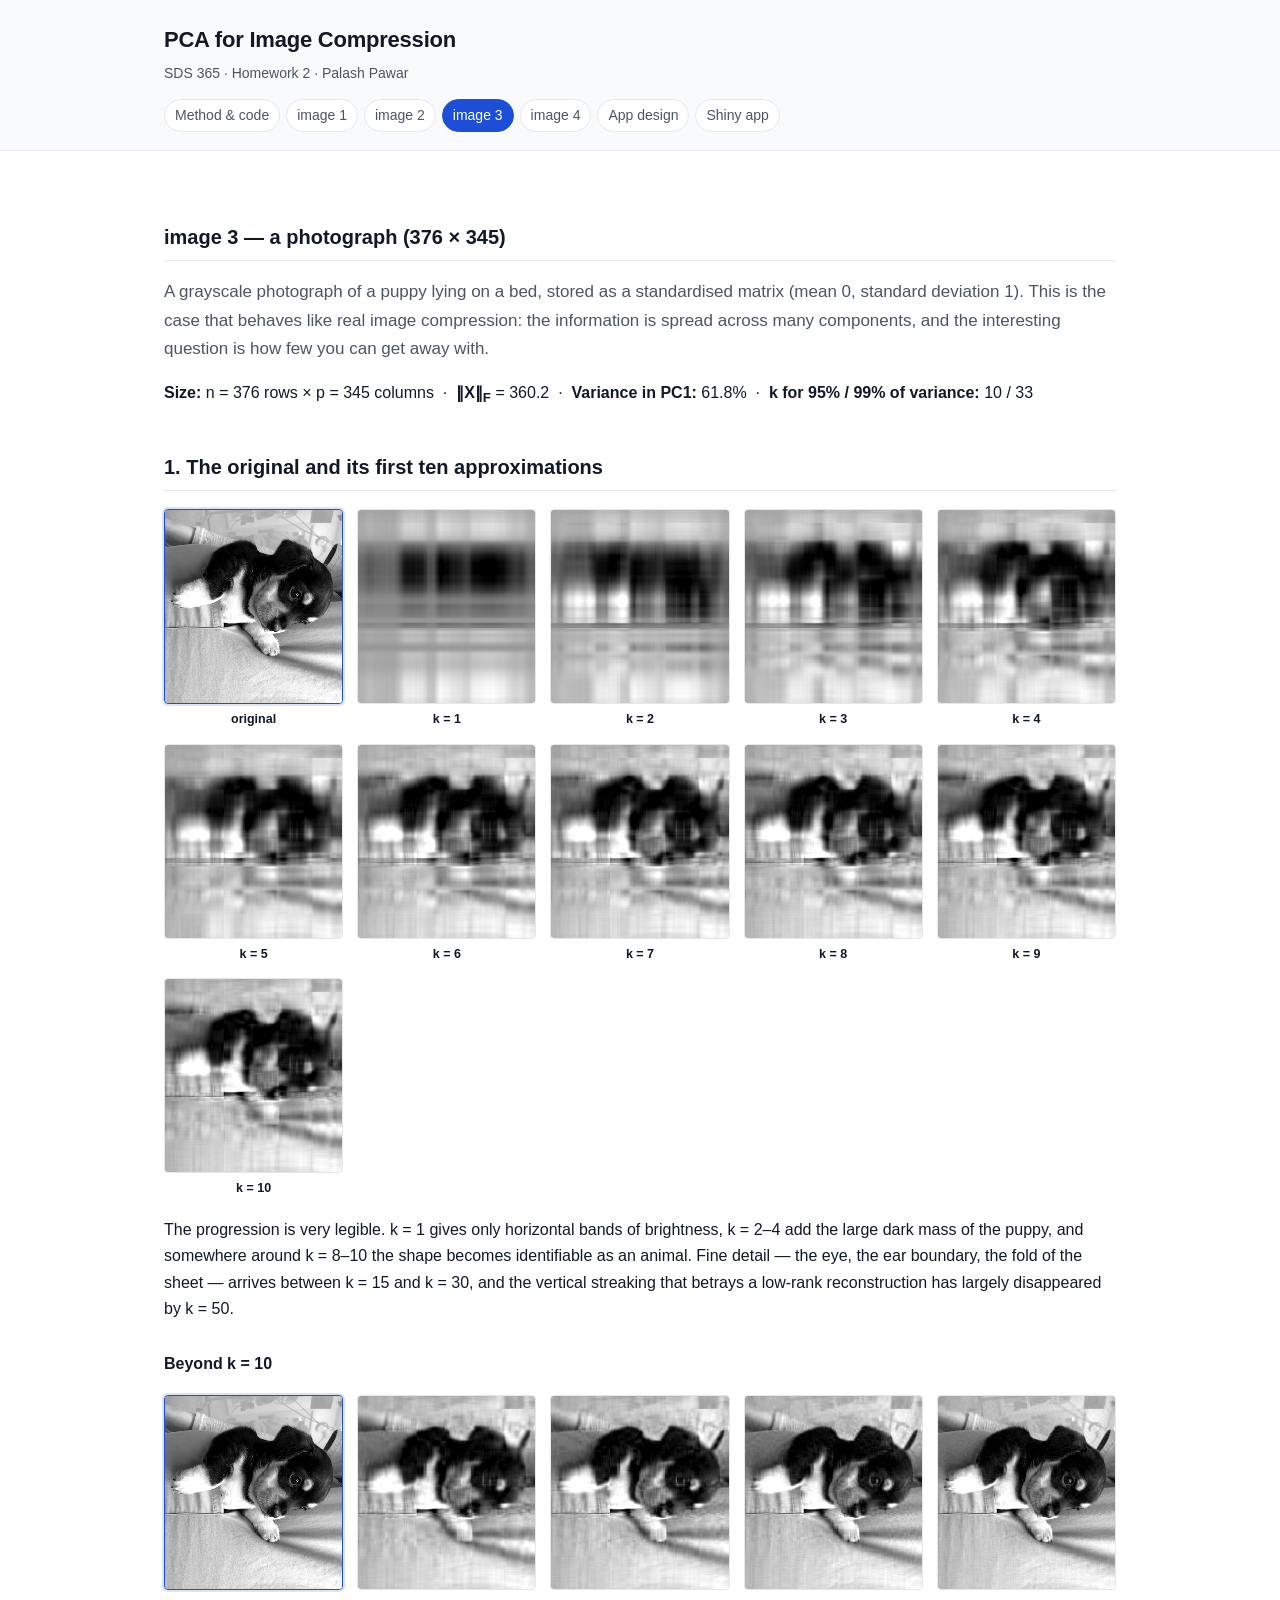
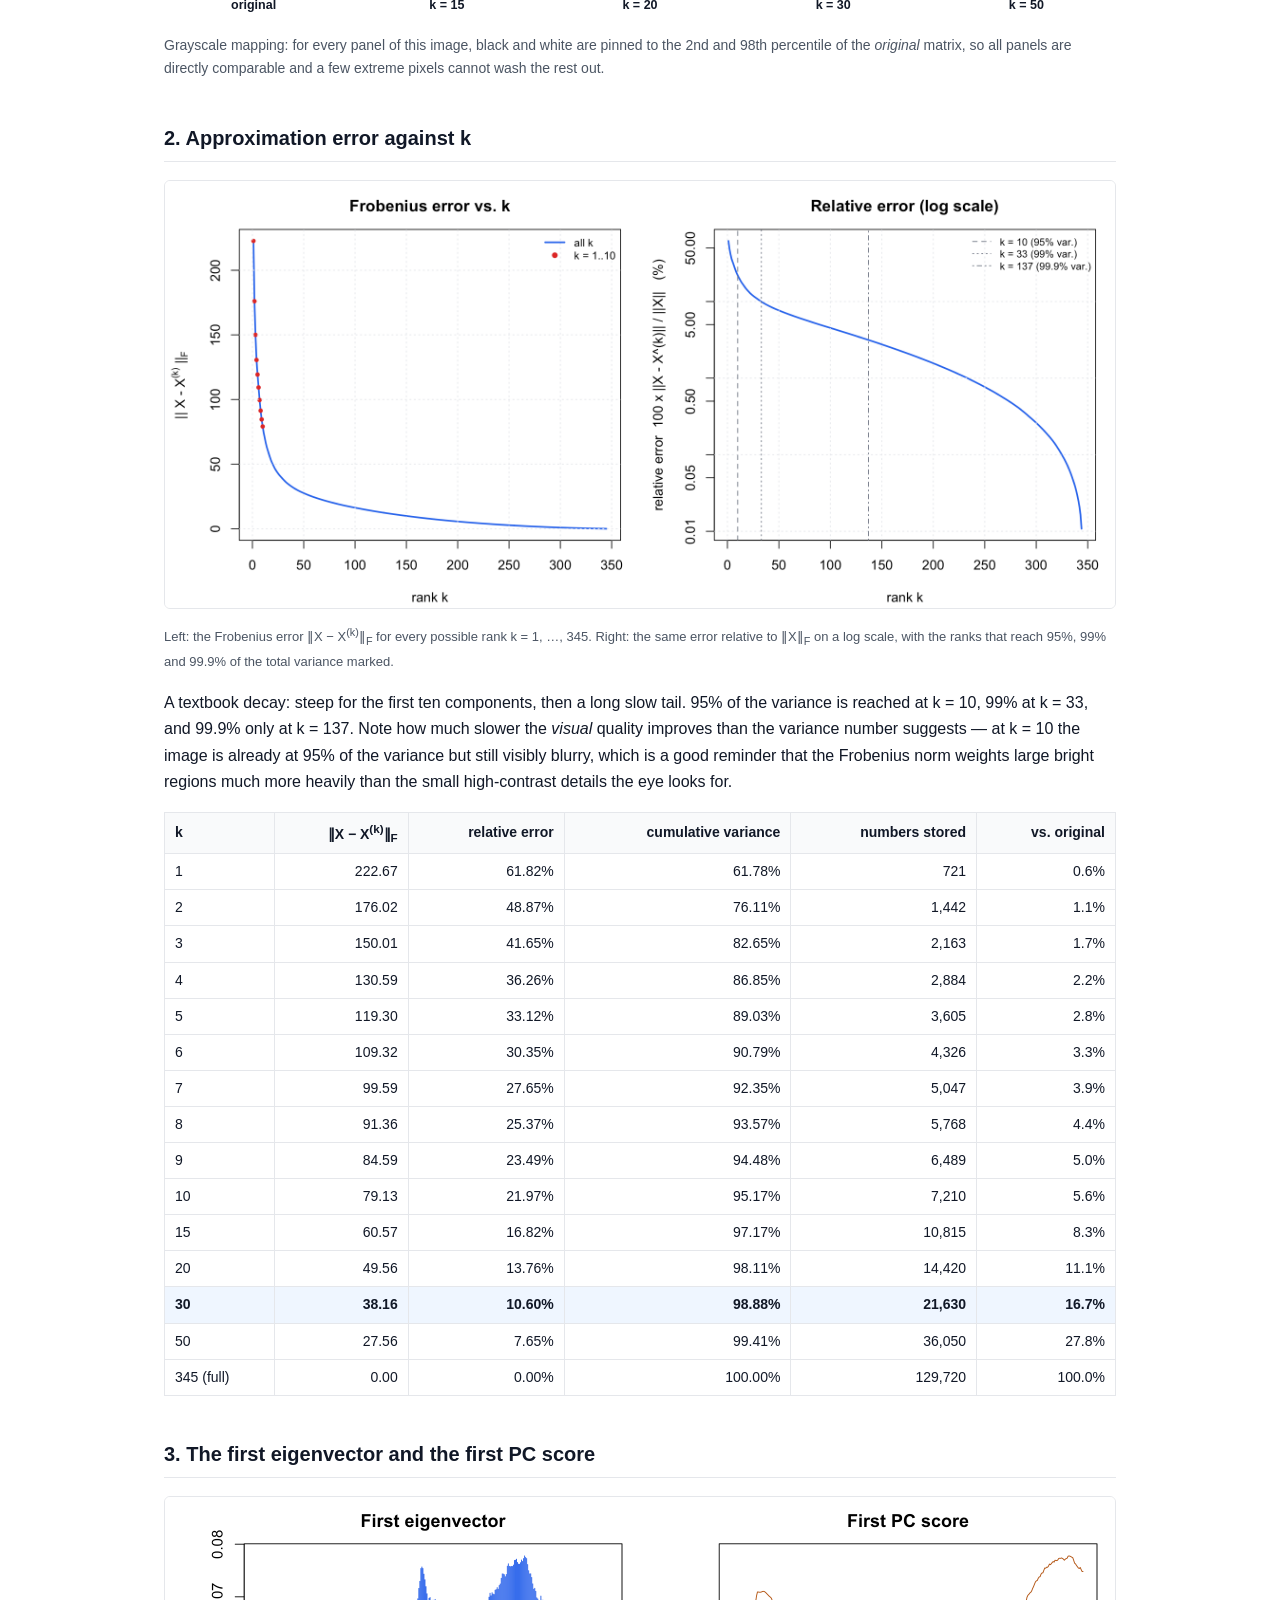
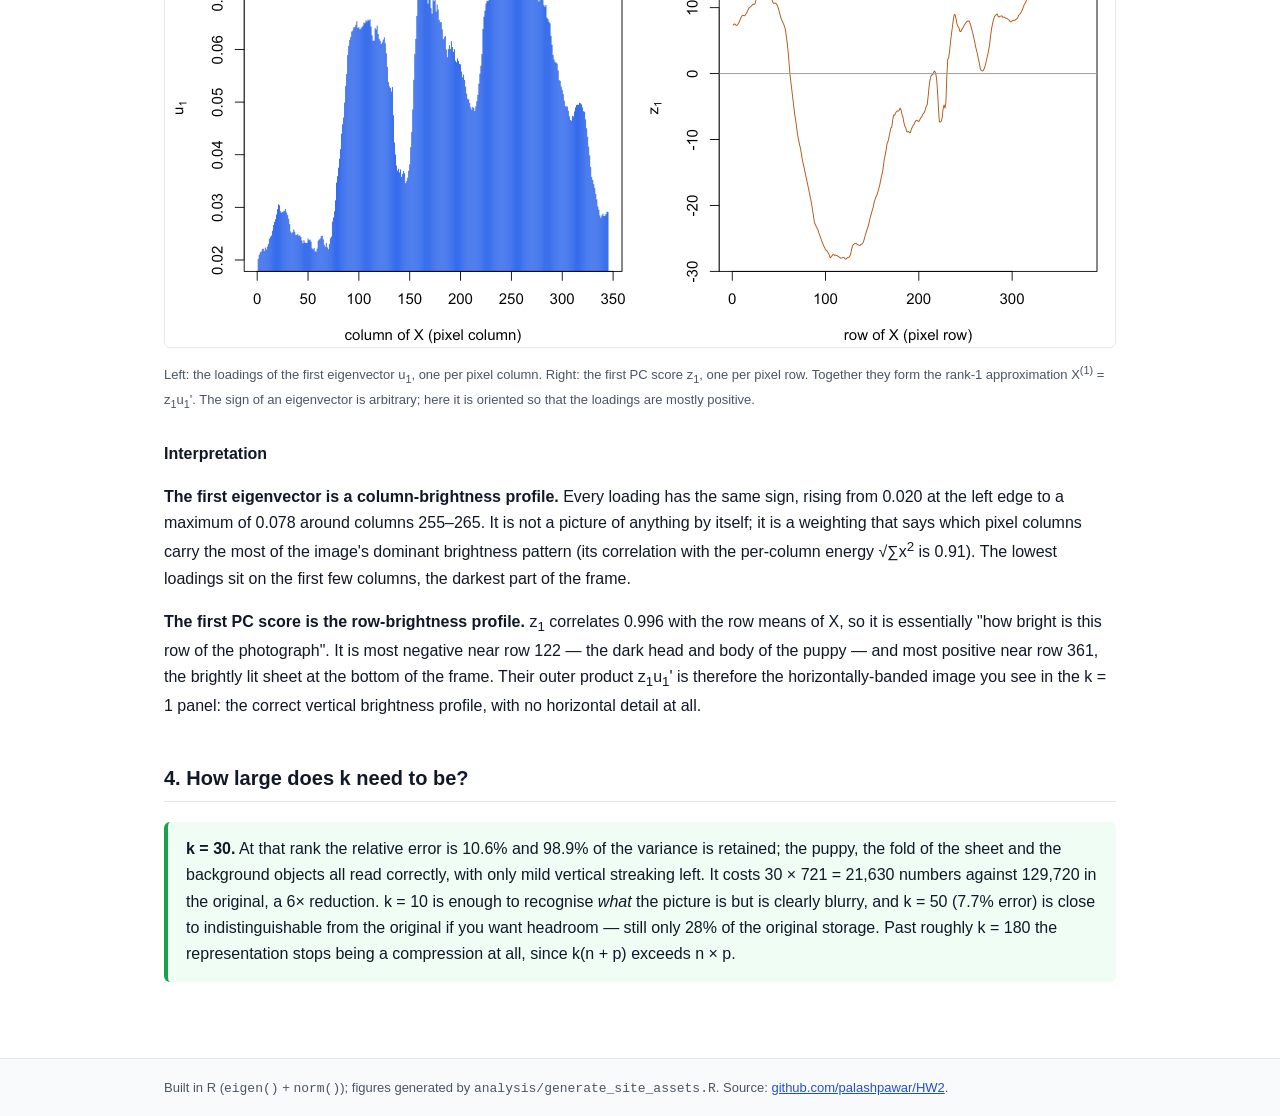
<file: docs/image3.html>
<!DOCTYPE html>
<html lang="en">
<head>
<meta charset="utf-8">
<meta name="viewport" content="width=device-width, initial-scale=1">
<title>image3 &mdash; PCA image compression</title>
<link rel="stylesheet" href="style.css">
</head>
<body>
<header class="site"><div class="inner">
<h1>PCA for Image Compression</h1>
<p>SDS 365 &middot; Homework 2 &middot; Palash Pawar</p>
<nav><a href="index.html">Method &amp; code</a><a href="image1.html">image 1</a><a href="image2.html">image 2</a><a href="image3.html" class="active">image 3</a><a href="image4.html">image 4</a><a href="mockup/index.html">App design</a><a href="shiny.html">Shiny app</a></nav>
</div></header>
<main>

<h2>image 3 &mdash; a photograph (376 &times; 345)</h2>
<p class="lead">A grayscale photograph of a puppy lying on a bed, stored as a standardised matrix (mean 0,
standard deviation 1). This is the case that behaves like real image compression: the information is
spread across many components, and the interesting question is how few you can get away with.</p>
<p><b>Size:</b> n = 376 rows &times; p = 345 columns &nbsp;&middot;&nbsp;
<b>&#8214;X&#8214;<sub>F</sub></b> = 360.2 &nbsp;&middot;&nbsp;
<b>Variance in PC1:</b> 61.8% &nbsp;&middot;&nbsp;
<b>k for 95% / 99% of variance:</b> 10 / 33</p>

<h2>1. The original and its first ten approximations</h2>
<div class="grid wide">
<div class="tile first"><img src="assets/image3/orig.png" alt="image3 original"><b>original</b></div>
<div class="tile"><img src="assets/image3/k01.png" alt="image3 rank 1"><b>k = 1</b></div>
<div class="tile"><img src="assets/image3/k02.png" alt="image3 rank 2"><b>k = 2</b></div>
<div class="tile"><img src="assets/image3/k03.png" alt="image3 rank 3"><b>k = 3</b></div>
<div class="tile"><img src="assets/image3/k04.png" alt="image3 rank 4"><b>k = 4</b></div>
<div class="tile"><img src="assets/image3/k05.png" alt="image3 rank 5"><b>k = 5</b></div>
<div class="tile"><img src="assets/image3/k06.png" alt="image3 rank 6"><b>k = 6</b></div>
<div class="tile"><img src="assets/image3/k07.png" alt="image3 rank 7"><b>k = 7</b></div>
<div class="tile"><img src="assets/image3/k08.png" alt="image3 rank 8"><b>k = 8</b></div>
<div class="tile"><img src="assets/image3/k09.png" alt="image3 rank 9"><b>k = 9</b></div>
<div class="tile"><img src="assets/image3/k10.png" alt="image3 rank 10"><b>k = 10</b></div>
</div>
<p>The progression is very legible. k = 1 gives only horizontal bands of brightness,
k = 2&ndash;4 add the large dark mass of the puppy, and somewhere around k = 8&ndash;10 the shape
becomes identifiable as an animal. Fine detail &mdash; the eye, the ear boundary, the fold of the
sheet &mdash; arrives between k = 15 and k = 30, and the vertical streaking that betrays a low-rank
reconstruction has largely disappeared by k = 50.</p>
<h3>Beyond k = 10</h3>
<div class="grid wide">
<div class="tile first"><img src="assets/image3/orig.png" alt="image3 original"><b>original</b></div>
<div class="tile"><img src="assets/image3/k15.png" alt="image3 rank 15"><b>k = 15</b></div>
<div class="tile"><img src="assets/image3/k20.png" alt="image3 rank 20"><b>k = 20</b></div>
<div class="tile"><img src="assets/image3/k30.png" alt="image3 rank 30"><b>k = 30</b></div>
<div class="tile"><img src="assets/image3/k50.png" alt="image3 rank 50"><b>k = 50</b></div>
</div>
<p class="lead" style="font-size:14px">Grayscale mapping: for every panel of this image, black and
white are pinned to the 2nd and 98th percentile of the <i>original</i> matrix, so all panels are
directly comparable and a few extreme pixels cannot wash the rest out.</p>

<h2>2. Approximation error against k</h2>
<figure>
<img src="assets/image3/error.png" alt="image3 approximation error versus k">
<figcaption>Left: the Frobenius error &#8214;X &minus; X<sup>(k)</sup>&#8214;<sub>F</sub> for every
possible rank k = 1, &hellip;, 345. Right: the same error relative to &#8214;X&#8214;<sub>F</sub>
on a log scale, with the ranks that reach 95%, 99% and 99.9% of the total variance marked.</figcaption>
</figure>
<p>A textbook decay: steep for the first ten components, then a long slow tail. 95% of
the variance is reached at k = 10, 99% at k = 33, and 99.9% only at k = 137. Note how much slower
the <i>visual</i> quality improves than the variance number suggests &mdash; at k = 10 the image is
already at 95% of the variance but still visibly blurry, which is a good reminder that the Frobenius
norm weights large bright regions much more heavily than the small high-contrast details the eye
looks for.</p>
<table><thead><tr><th>k</th><th>&#8214;X &minus; X<sup>(k)</sup>&#8214;<sub>F</sub></th><th>relative error</th><th>cumulative variance</th><th>numbers stored</th><th>vs. original</th></tr></thead><tbody>
<tr><td>1</td><td>222.67</td><td>61.82%</td><td>61.78%</td><td>721</td><td>0.6%</td></tr>
<tr><td>2</td><td>176.02</td><td>48.87%</td><td>76.11%</td><td>1,442</td><td>1.1%</td></tr>
<tr><td>3</td><td>150.01</td><td>41.65%</td><td>82.65%</td><td>2,163</td><td>1.7%</td></tr>
<tr><td>4</td><td>130.59</td><td>36.26%</td><td>86.85%</td><td>2,884</td><td>2.2%</td></tr>
<tr><td>5</td><td>119.30</td><td>33.12%</td><td>89.03%</td><td>3,605</td><td>2.8%</td></tr>
<tr><td>6</td><td>109.32</td><td>30.35%</td><td>90.79%</td><td>4,326</td><td>3.3%</td></tr>
<tr><td>7</td><td>99.59</td><td>27.65%</td><td>92.35%</td><td>5,047</td><td>3.9%</td></tr>
<tr><td>8</td><td>91.36</td><td>25.37%</td><td>93.57%</td><td>5,768</td><td>4.4%</td></tr>
<tr><td>9</td><td>84.59</td><td>23.49%</td><td>94.48%</td><td>6,489</td><td>5.0%</td></tr>
<tr><td>10</td><td>79.13</td><td>21.97%</td><td>95.17%</td><td>7,210</td><td>5.6%</td></tr>
<tr><td>15</td><td>60.57</td><td>16.82%</td><td>97.17%</td><td>10,815</td><td>8.3%</td></tr>
<tr><td>20</td><td>49.56</td><td>13.76%</td><td>98.11%</td><td>14,420</td><td>11.1%</td></tr>
<tr class="mark"><td>30</td><td>38.16</td><td>10.60%</td><td>98.88%</td><td>21,630</td><td>16.7%</td></tr>
<tr><td>50</td><td>27.56</td><td>7.65%</td><td>99.41%</td><td>36,050</td><td>27.8%</td></tr>
<tr><td>345 (full)</td><td>0.00</td><td>0.00%</td><td>100.00%</td><td>129,720</td><td>100.0%</td></tr>
</tbody></table>

<h2>3. The first eigenvector and the first PC score</h2>
<figure>
<img src="assets/image3/pc1.png" alt="image3 first eigenvector and first PC score">
<figcaption>Left: the loadings of the first eigenvector u<sub>1</sub>, one per pixel column. Right:
the first PC score z<sub>1</sub>, one per pixel row. Together they form the rank-1 approximation
X<sup>(1)</sup> = z<sub>1</sub>u<sub>1</sub>'. The sign of an eigenvector is arbitrary; here it is
oriented so that the loadings are mostly positive.</figcaption>
</figure>
<h3>Interpretation</h3>
<p><b>The first eigenvector is a column-brightness profile.</b> Every loading has the
same sign, rising from 0.020 at the left edge to a maximum of 0.078 around columns 255&ndash;265. It
is not a picture of anything by itself; it is a weighting that says which pixel columns carry the
most of the image's dominant brightness pattern (its correlation with the per-column energy
&radic;&sum;x<sup>2</sup> is 0.91). The lowest loadings sit on the first few columns, the darkest
part of the frame.</p>
<p><b>The first PC score is the row-brightness profile.</b> z<sub>1</sub> correlates 0.996 with the
row means of X, so it is essentially "how bright is this row of the photograph". It is most negative
near row 122 &mdash; the dark head and body of the puppy &mdash; and most positive near row 361, the
brightly lit sheet at the bottom of the frame. Their outer product z<sub>1</sub>u<sub>1</sub>' is
therefore the horizontally-banded image you see in the k = 1 panel: the correct vertical brightness
profile, with no horizontal detail at all.</p>

<h2>4. How large does k need to be?</h2>
<div class="verdict"><p style="margin:0"><b>k = 30.</b> At that rank the relative error is 10.6% and 98.9% of the variance is
retained; the puppy, the fold of the sheet and the background objects all read correctly, with only
mild vertical streaking left. It costs 30 &times; 721 = 21,630 numbers against 129,720 in the
original, a 6&times; reduction. k = 10 is enough to recognise <i>what</i> the picture is but is
clearly blurry, and k = 50 (7.7% error) is close to indistinguishable from the original if you want
headroom &mdash; still only 28% of the original storage. Past roughly k = 180 the representation
stops being a compression at all, since k(n + p) exceeds n &times; p.</p></div>

</main>
<footer class="site"><div class="inner">
Built in R (<code>eigen()</code> + <code>norm()</code>); figures generated by
<code>analysis/generate_site_assets.R</code>. Source:
<a href="https://github.com/palashpawar/HW2">github.com/palashpawar/HW2</a>.
</div></footer>
</body>
</html>
</file>
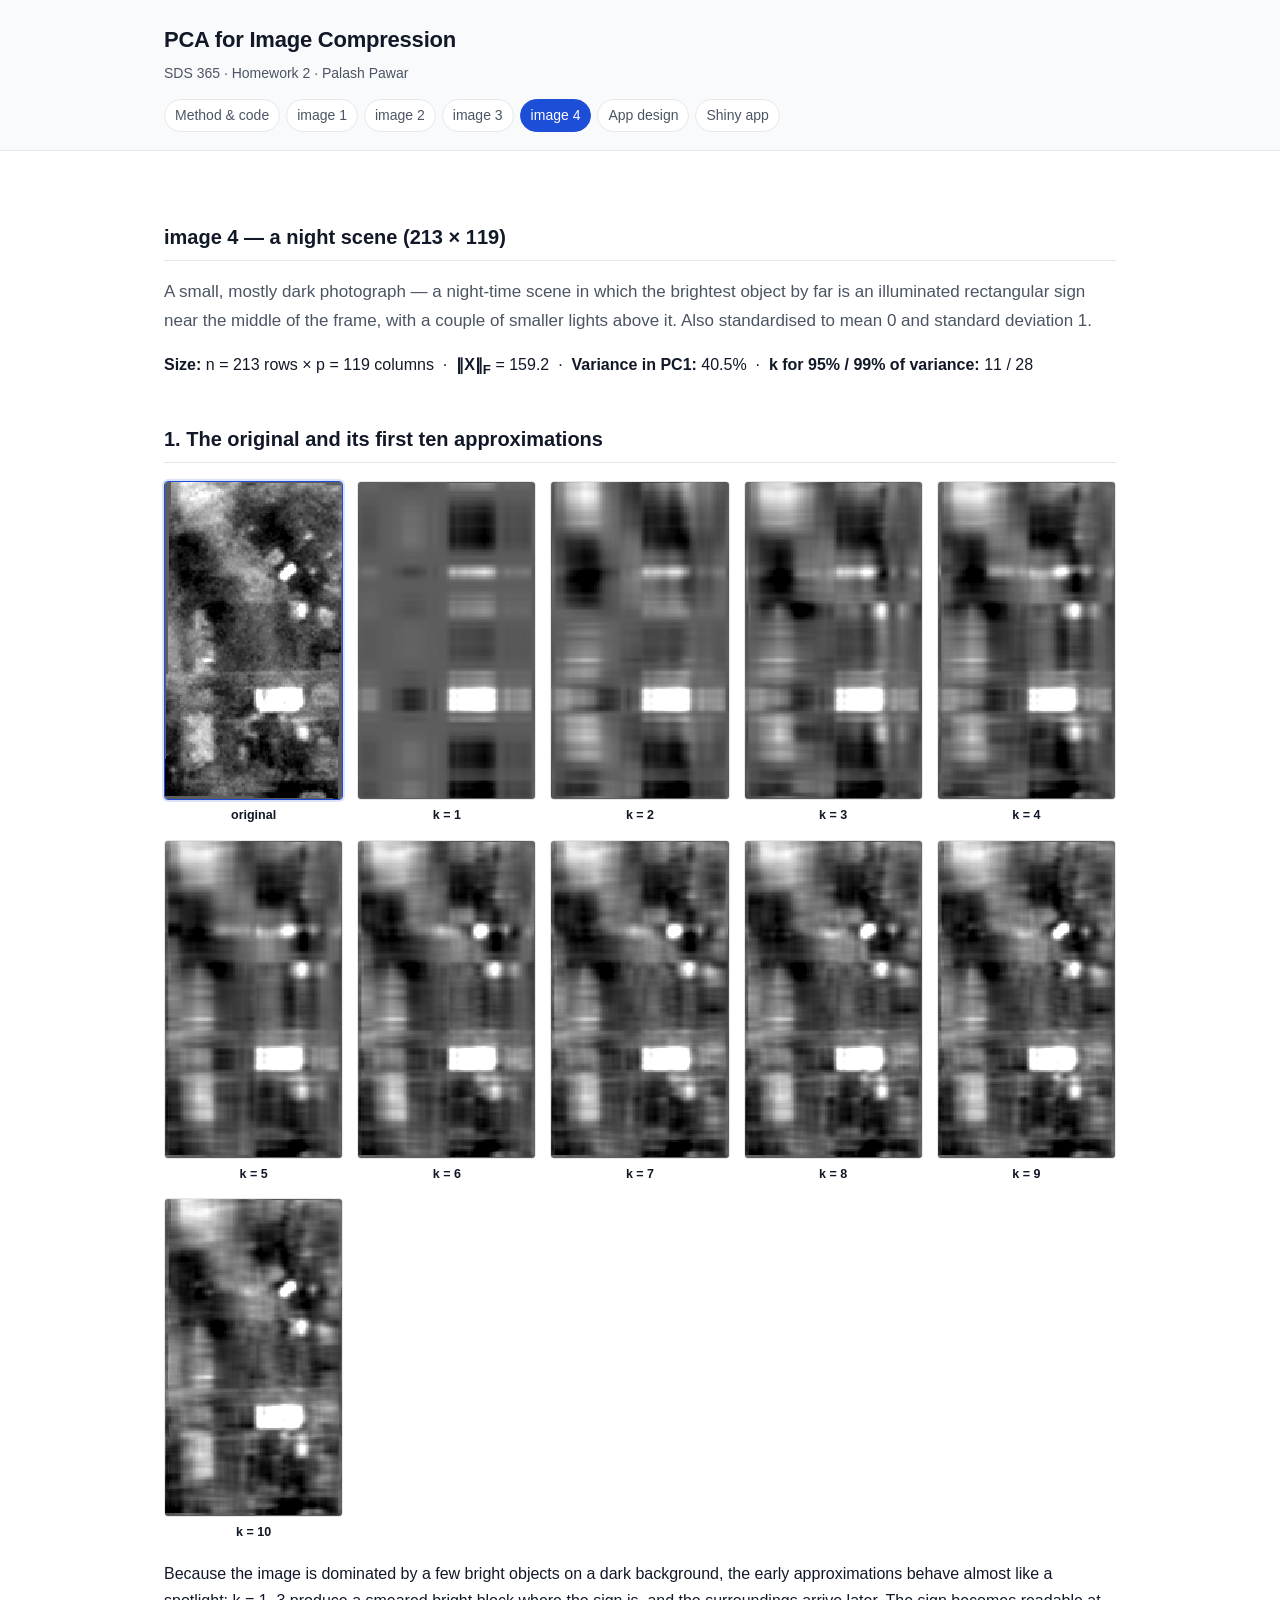
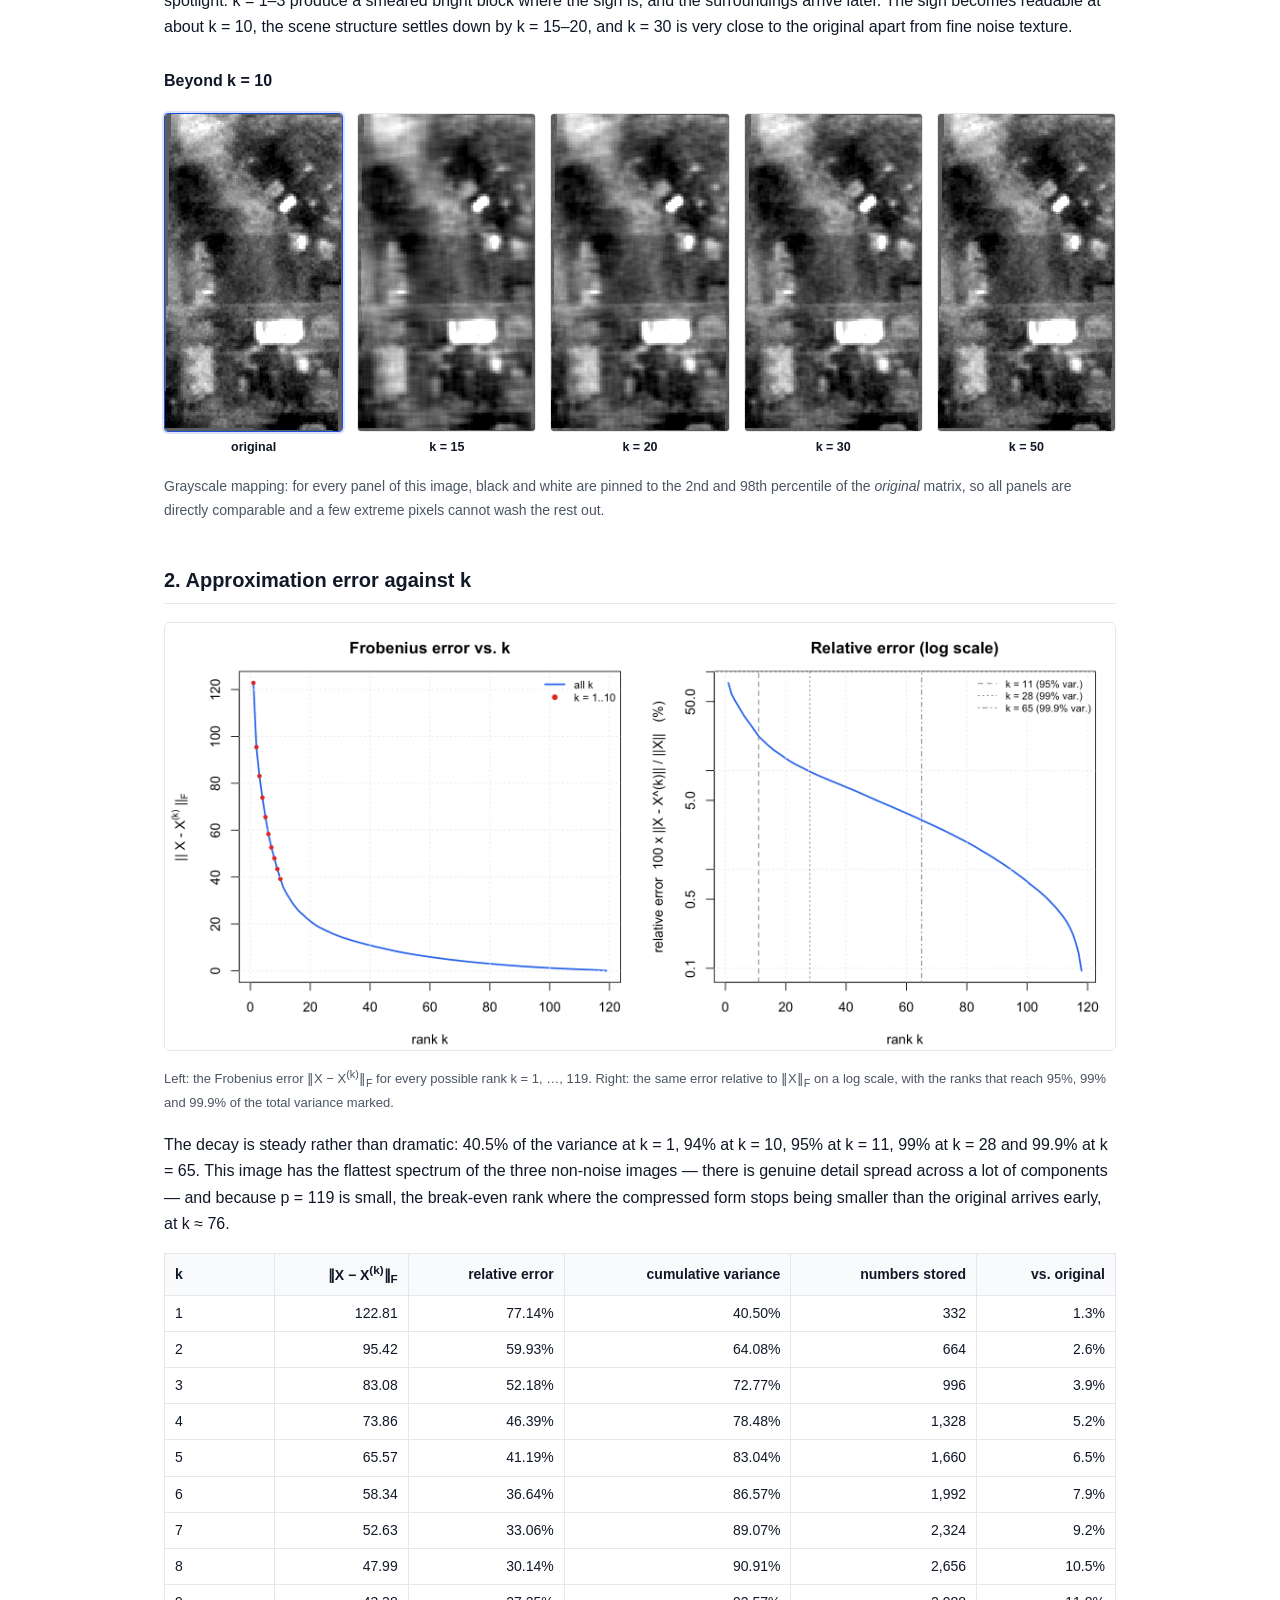
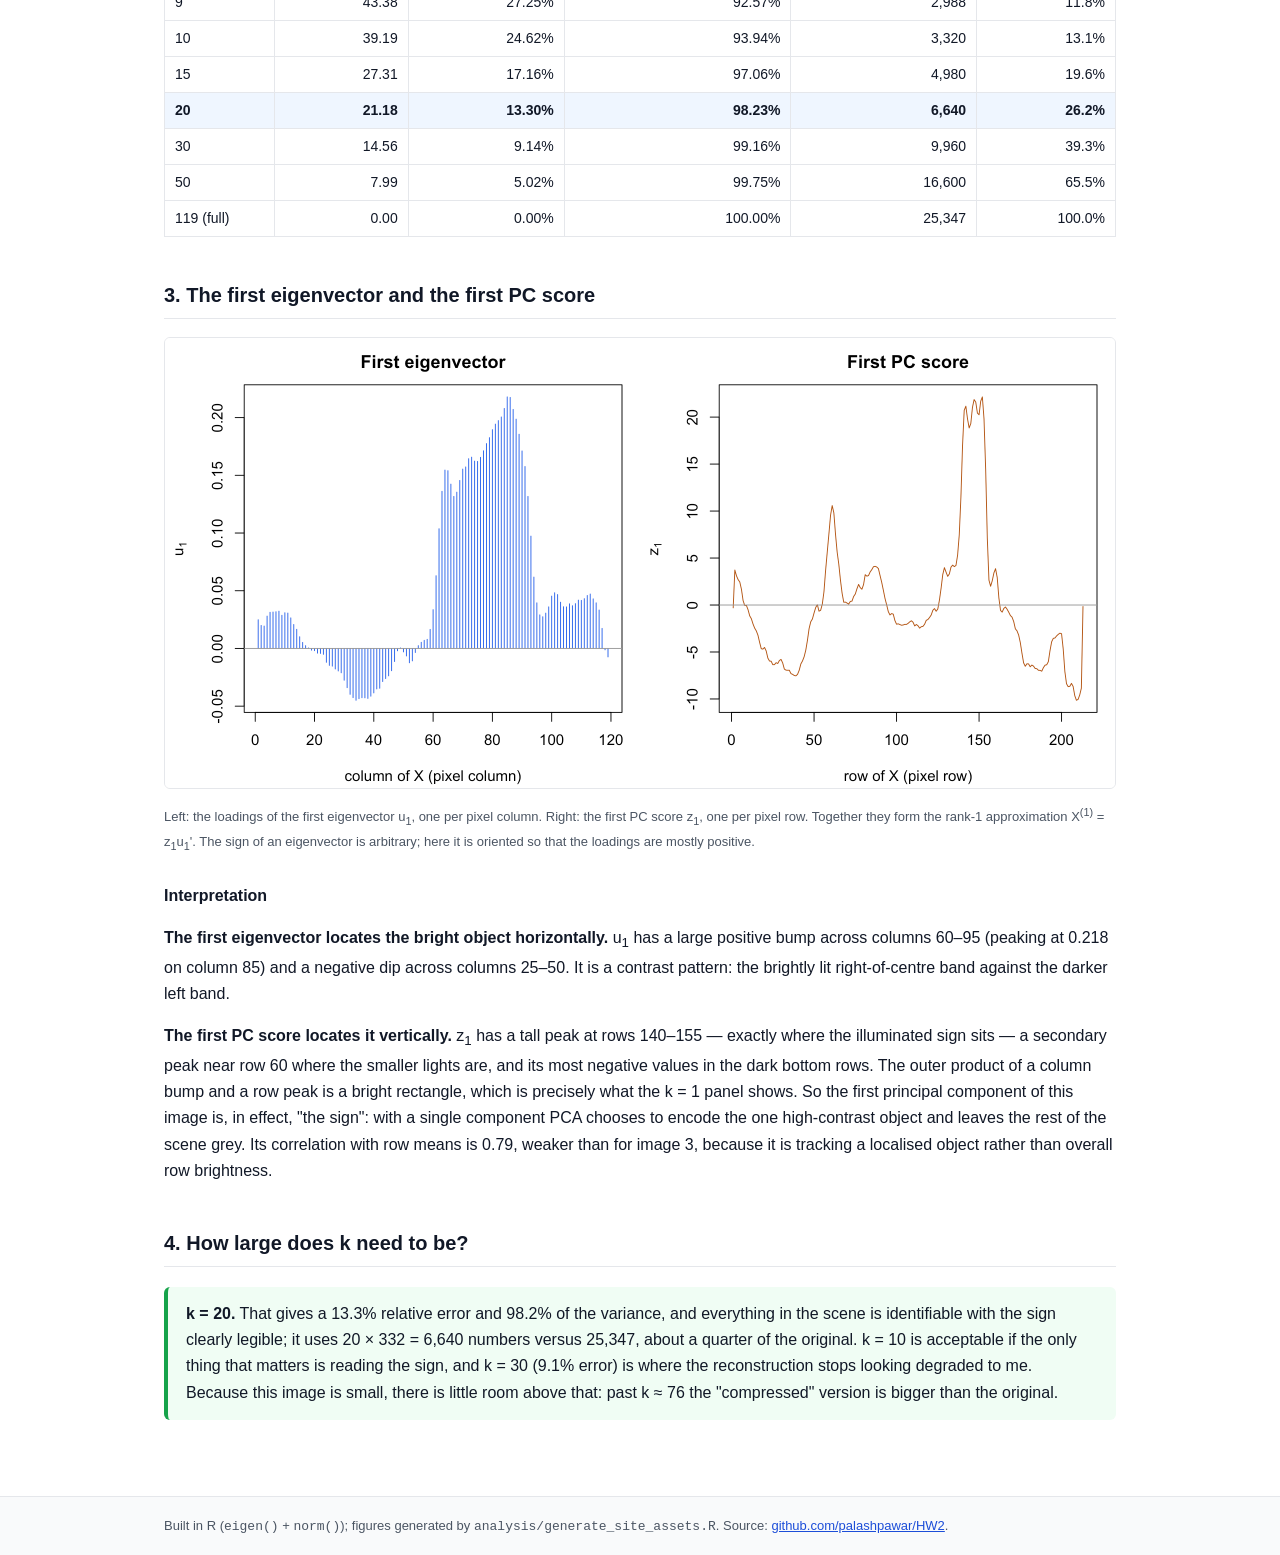
<file: docs/image4.html>
<!DOCTYPE html>
<html lang="en">
<head>
<meta charset="utf-8">
<meta name="viewport" content="width=device-width, initial-scale=1">
<title>image4 &mdash; PCA image compression</title>
<link rel="stylesheet" href="style.css">
</head>
<body>
<header class="site"><div class="inner">
<h1>PCA for Image Compression</h1>
<p>SDS 365 &middot; Homework 2 &middot; Palash Pawar</p>
<nav><a href="index.html">Method &amp; code</a><a href="image1.html">image 1</a><a href="image2.html">image 2</a><a href="image3.html">image 3</a><a href="image4.html" class="active">image 4</a><a href="mockup/index.html">App design</a><a href="shiny.html">Shiny app</a></nav>
</div></header>
<main>

<h2>image 4 &mdash; a night scene (213 &times; 119)</h2>
<p class="lead">A small, mostly dark photograph &mdash; a night-time scene in which the brightest object by
far is an illuminated rectangular sign near the middle of the frame, with a couple of smaller lights
above it. Also standardised to mean 0 and standard deviation 1.</p>
<p><b>Size:</b> n = 213 rows &times; p = 119 columns &nbsp;&middot;&nbsp;
<b>&#8214;X&#8214;<sub>F</sub></b> = 159.2 &nbsp;&middot;&nbsp;
<b>Variance in PC1:</b> 40.5% &nbsp;&middot;&nbsp;
<b>k for 95% / 99% of variance:</b> 11 / 28</p>

<h2>1. The original and its first ten approximations</h2>
<div class="grid wide">
<div class="tile first"><img src="assets/image4/orig.png" alt="image4 original"><b>original</b></div>
<div class="tile"><img src="assets/image4/k01.png" alt="image4 rank 1"><b>k = 1</b></div>
<div class="tile"><img src="assets/image4/k02.png" alt="image4 rank 2"><b>k = 2</b></div>
<div class="tile"><img src="assets/image4/k03.png" alt="image4 rank 3"><b>k = 3</b></div>
<div class="tile"><img src="assets/image4/k04.png" alt="image4 rank 4"><b>k = 4</b></div>
<div class="tile"><img src="assets/image4/k05.png" alt="image4 rank 5"><b>k = 5</b></div>
<div class="tile"><img src="assets/image4/k06.png" alt="image4 rank 6"><b>k = 6</b></div>
<div class="tile"><img src="assets/image4/k07.png" alt="image4 rank 7"><b>k = 7</b></div>
<div class="tile"><img src="assets/image4/k08.png" alt="image4 rank 8"><b>k = 8</b></div>
<div class="tile"><img src="assets/image4/k09.png" alt="image4 rank 9"><b>k = 9</b></div>
<div class="tile"><img src="assets/image4/k10.png" alt="image4 rank 10"><b>k = 10</b></div>
</div>
<p>Because the image is dominated by a few bright objects on a dark background, the
early approximations behave almost like a spotlight: k = 1&ndash;3 produce a smeared bright block
where the sign is, and the surroundings arrive later. The sign becomes readable at about k = 10, the
scene structure settles down by k = 15&ndash;20, and k = 30 is very close to the original apart from
fine noise texture.</p>
<h3>Beyond k = 10</h3>
<div class="grid wide">
<div class="tile first"><img src="assets/image4/orig.png" alt="image4 original"><b>original</b></div>
<div class="tile"><img src="assets/image4/k15.png" alt="image4 rank 15"><b>k = 15</b></div>
<div class="tile"><img src="assets/image4/k20.png" alt="image4 rank 20"><b>k = 20</b></div>
<div class="tile"><img src="assets/image4/k30.png" alt="image4 rank 30"><b>k = 30</b></div>
<div class="tile"><img src="assets/image4/k50.png" alt="image4 rank 50"><b>k = 50</b></div>
</div>
<p class="lead" style="font-size:14px">Grayscale mapping: for every panel of this image, black and
white are pinned to the 2nd and 98th percentile of the <i>original</i> matrix, so all panels are
directly comparable and a few extreme pixels cannot wash the rest out.</p>

<h2>2. Approximation error against k</h2>
<figure>
<img src="assets/image4/error.png" alt="image4 approximation error versus k">
<figcaption>Left: the Frobenius error &#8214;X &minus; X<sup>(k)</sup>&#8214;<sub>F</sub> for every
possible rank k = 1, &hellip;, 119. Right: the same error relative to &#8214;X&#8214;<sub>F</sub>
on a log scale, with the ranks that reach 95%, 99% and 99.9% of the total variance marked.</figcaption>
</figure>
<p>The decay is steady rather than dramatic: 40.5% of the variance at k = 1, 94% at
k = 10, 95% at k = 11, 99% at k = 28 and 99.9% at k = 65. This image has the flattest spectrum of
the three non-noise images &mdash; there is genuine detail spread across a lot of components &mdash;
and because p = 119 is small, the break-even rank where the compressed form stops being smaller than
the original arrives early, at k &asymp; 76.</p>
<table><thead><tr><th>k</th><th>&#8214;X &minus; X<sup>(k)</sup>&#8214;<sub>F</sub></th><th>relative error</th><th>cumulative variance</th><th>numbers stored</th><th>vs. original</th></tr></thead><tbody>
<tr><td>1</td><td>122.81</td><td>77.14%</td><td>40.50%</td><td>332</td><td>1.3%</td></tr>
<tr><td>2</td><td>95.42</td><td>59.93%</td><td>64.08%</td><td>664</td><td>2.6%</td></tr>
<tr><td>3</td><td>83.08</td><td>52.18%</td><td>72.77%</td><td>996</td><td>3.9%</td></tr>
<tr><td>4</td><td>73.86</td><td>46.39%</td><td>78.48%</td><td>1,328</td><td>5.2%</td></tr>
<tr><td>5</td><td>65.57</td><td>41.19%</td><td>83.04%</td><td>1,660</td><td>6.5%</td></tr>
<tr><td>6</td><td>58.34</td><td>36.64%</td><td>86.57%</td><td>1,992</td><td>7.9%</td></tr>
<tr><td>7</td><td>52.63</td><td>33.06%</td><td>89.07%</td><td>2,324</td><td>9.2%</td></tr>
<tr><td>8</td><td>47.99</td><td>30.14%</td><td>90.91%</td><td>2,656</td><td>10.5%</td></tr>
<tr><td>9</td><td>43.38</td><td>27.25%</td><td>92.57%</td><td>2,988</td><td>11.8%</td></tr>
<tr><td>10</td><td>39.19</td><td>24.62%</td><td>93.94%</td><td>3,320</td><td>13.1%</td></tr>
<tr><td>15</td><td>27.31</td><td>17.16%</td><td>97.06%</td><td>4,980</td><td>19.6%</td></tr>
<tr class="mark"><td>20</td><td>21.18</td><td>13.30%</td><td>98.23%</td><td>6,640</td><td>26.2%</td></tr>
<tr><td>30</td><td>14.56</td><td>9.14%</td><td>99.16%</td><td>9,960</td><td>39.3%</td></tr>
<tr><td>50</td><td>7.99</td><td>5.02%</td><td>99.75%</td><td>16,600</td><td>65.5%</td></tr>
<tr><td>119 (full)</td><td>0.00</td><td>0.00%</td><td>100.00%</td><td>25,347</td><td>100.0%</td></tr>
</tbody></table>

<h2>3. The first eigenvector and the first PC score</h2>
<figure>
<img src="assets/image4/pc1.png" alt="image4 first eigenvector and first PC score">
<figcaption>Left: the loadings of the first eigenvector u<sub>1</sub>, one per pixel column. Right:
the first PC score z<sub>1</sub>, one per pixel row. Together they form the rank-1 approximation
X<sup>(1)</sup> = z<sub>1</sub>u<sub>1</sub>'. The sign of an eigenvector is arbitrary; here it is
oriented so that the loadings are mostly positive.</figcaption>
</figure>
<h3>Interpretation</h3>
<p><b>The first eigenvector locates the bright object horizontally.</b> u<sub>1</sub>
has a large positive bump across columns 60&ndash;95 (peaking at 0.218 on column 85) and a negative
dip across columns 25&ndash;50. It is a contrast pattern: the brightly lit right-of-centre band
against the darker left band.</p>
<p><b>The first PC score locates it vertically.</b> z<sub>1</sub> has a tall peak at rows
140&ndash;155 &mdash; exactly where the illuminated sign sits &mdash; a secondary peak near row 60
where the smaller lights are, and its most negative values in the dark bottom rows. The outer product
of a column bump and a row peak is a bright rectangle, which is precisely what the k = 1 panel shows.
So the first principal component of this image is, in effect, "the sign": with a single component
PCA chooses to encode the one high-contrast object and leaves the rest of the scene grey. Its
correlation with row means is 0.79, weaker than for image 3, because it is tracking a localised
object rather than overall row brightness.</p>

<h2>4. How large does k need to be?</h2>
<div class="verdict"><p style="margin:0"><b>k = 20.</b> That gives a 13.3% relative error and 98.2% of the variance, and
everything in the scene is identifiable with the sign clearly legible; it uses 20 &times; 332 = 6,640
numbers versus 25,347, about a quarter of the original. k = 10 is acceptable if the only thing that
matters is reading the sign, and k = 30 (9.1% error) is where the reconstruction stops looking
degraded to me. Because this image is small, there is little room above that: past k &asymp; 76 the
"compressed" version is bigger than the original.</p></div>

</main>
<footer class="site"><div class="inner">
Built in R (<code>eigen()</code> + <code>norm()</code>); figures generated by
<code>analysis/generate_site_assets.R</code>. Source:
<a href="https://github.com/palashpawar/HW2">github.com/palashpawar/HW2</a>.
</div></footer>
</body>
</html>
</file>
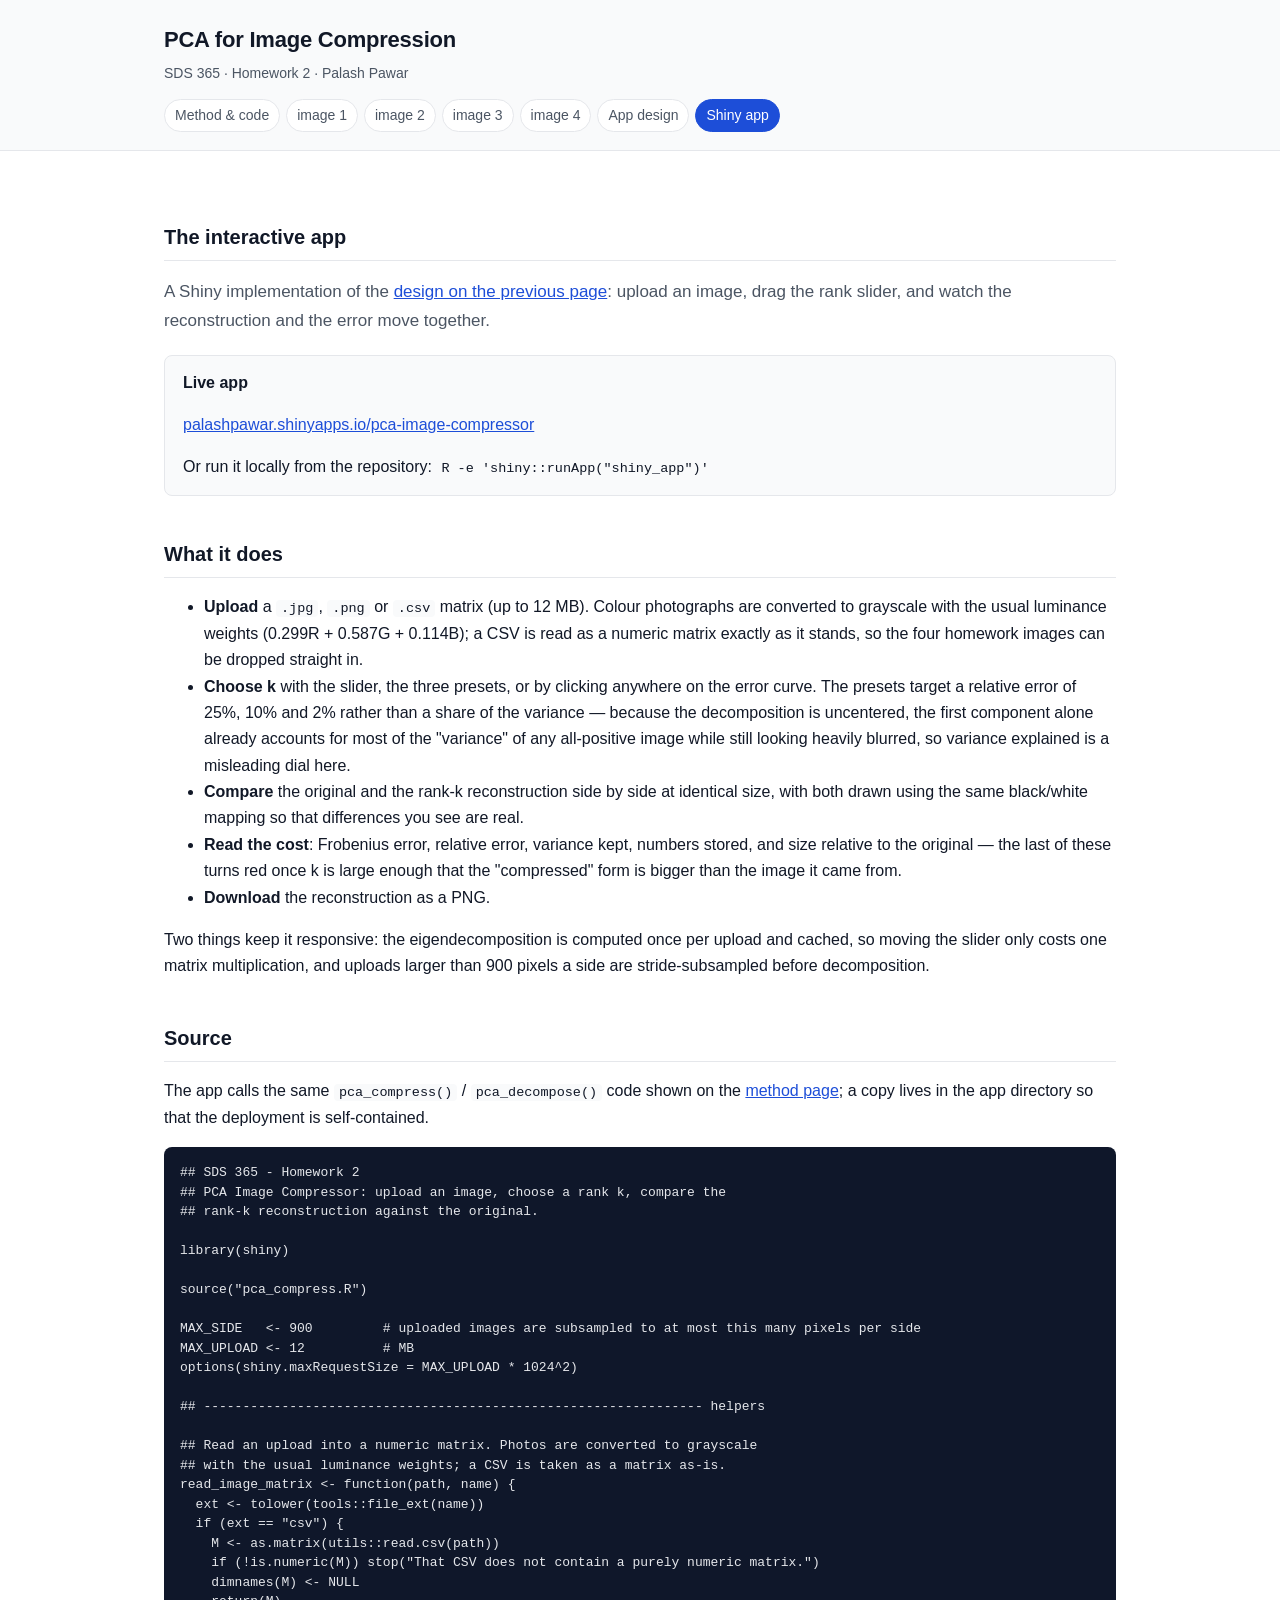
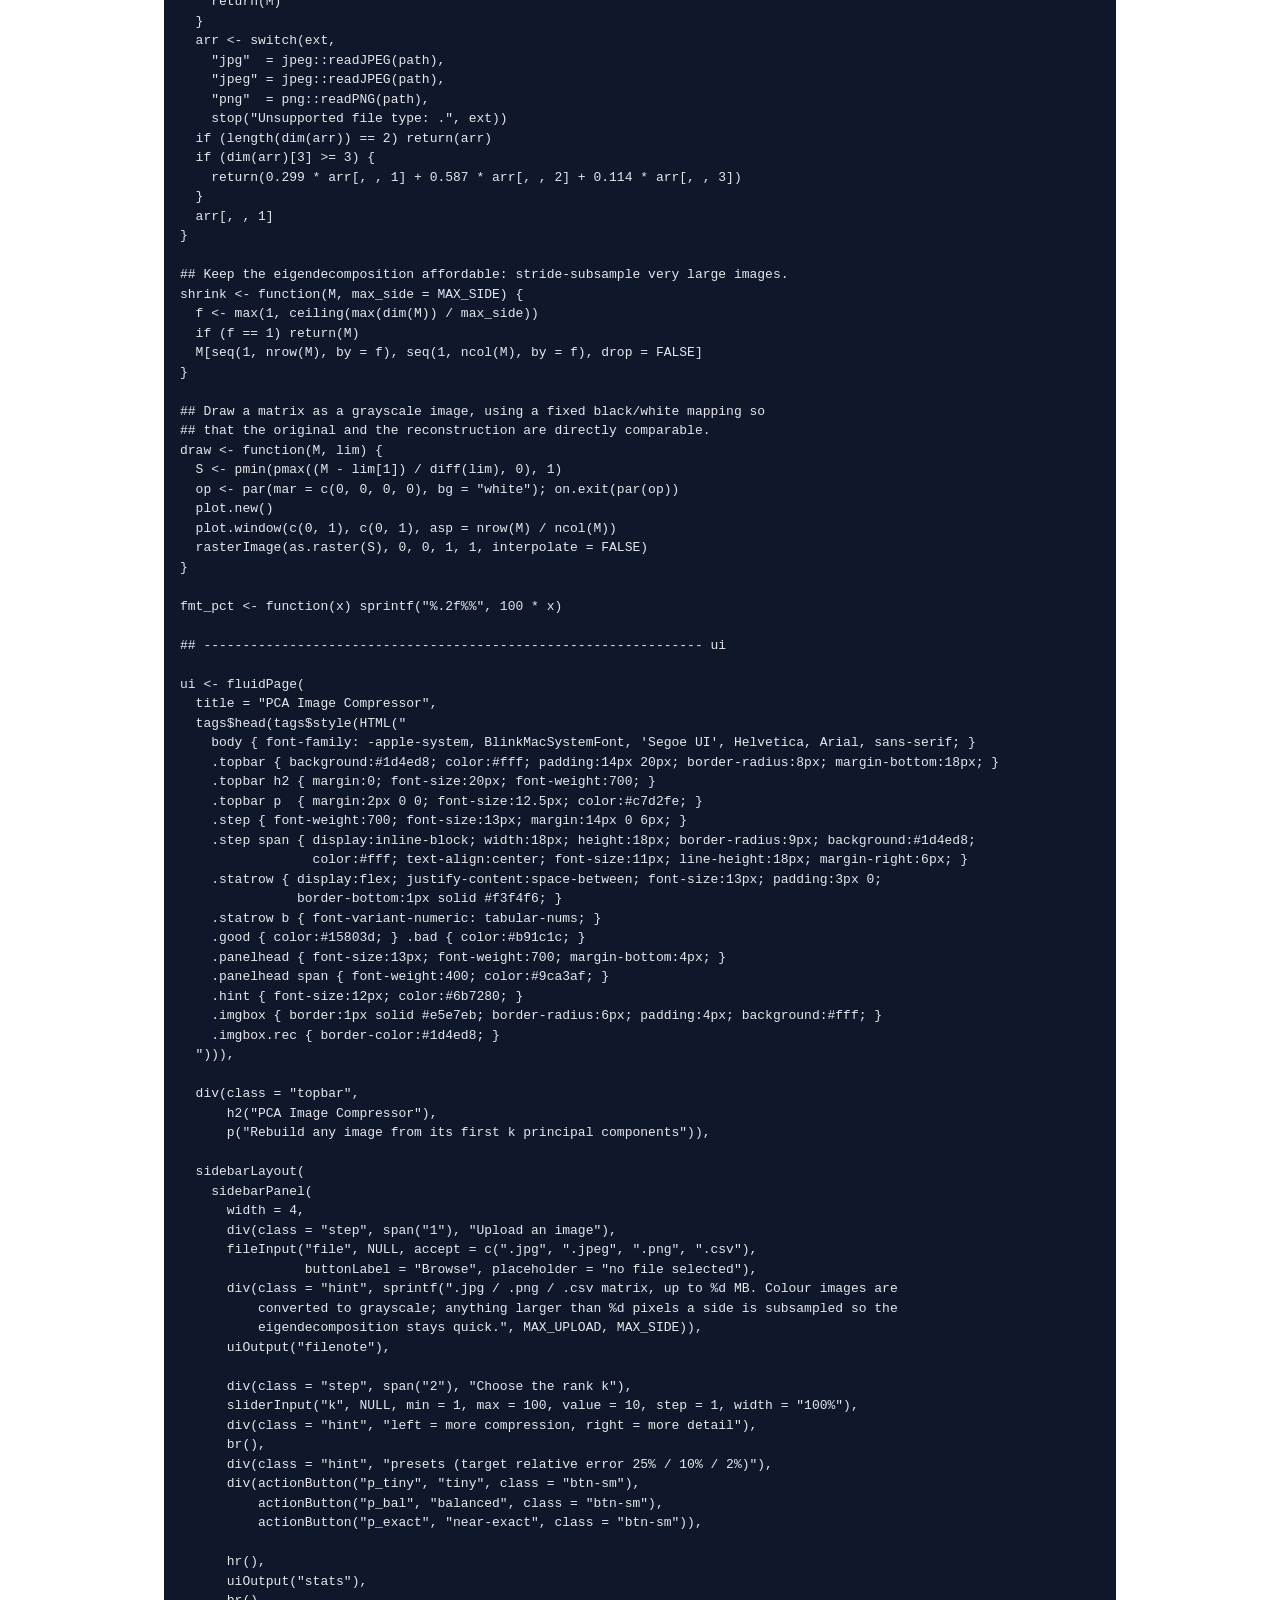
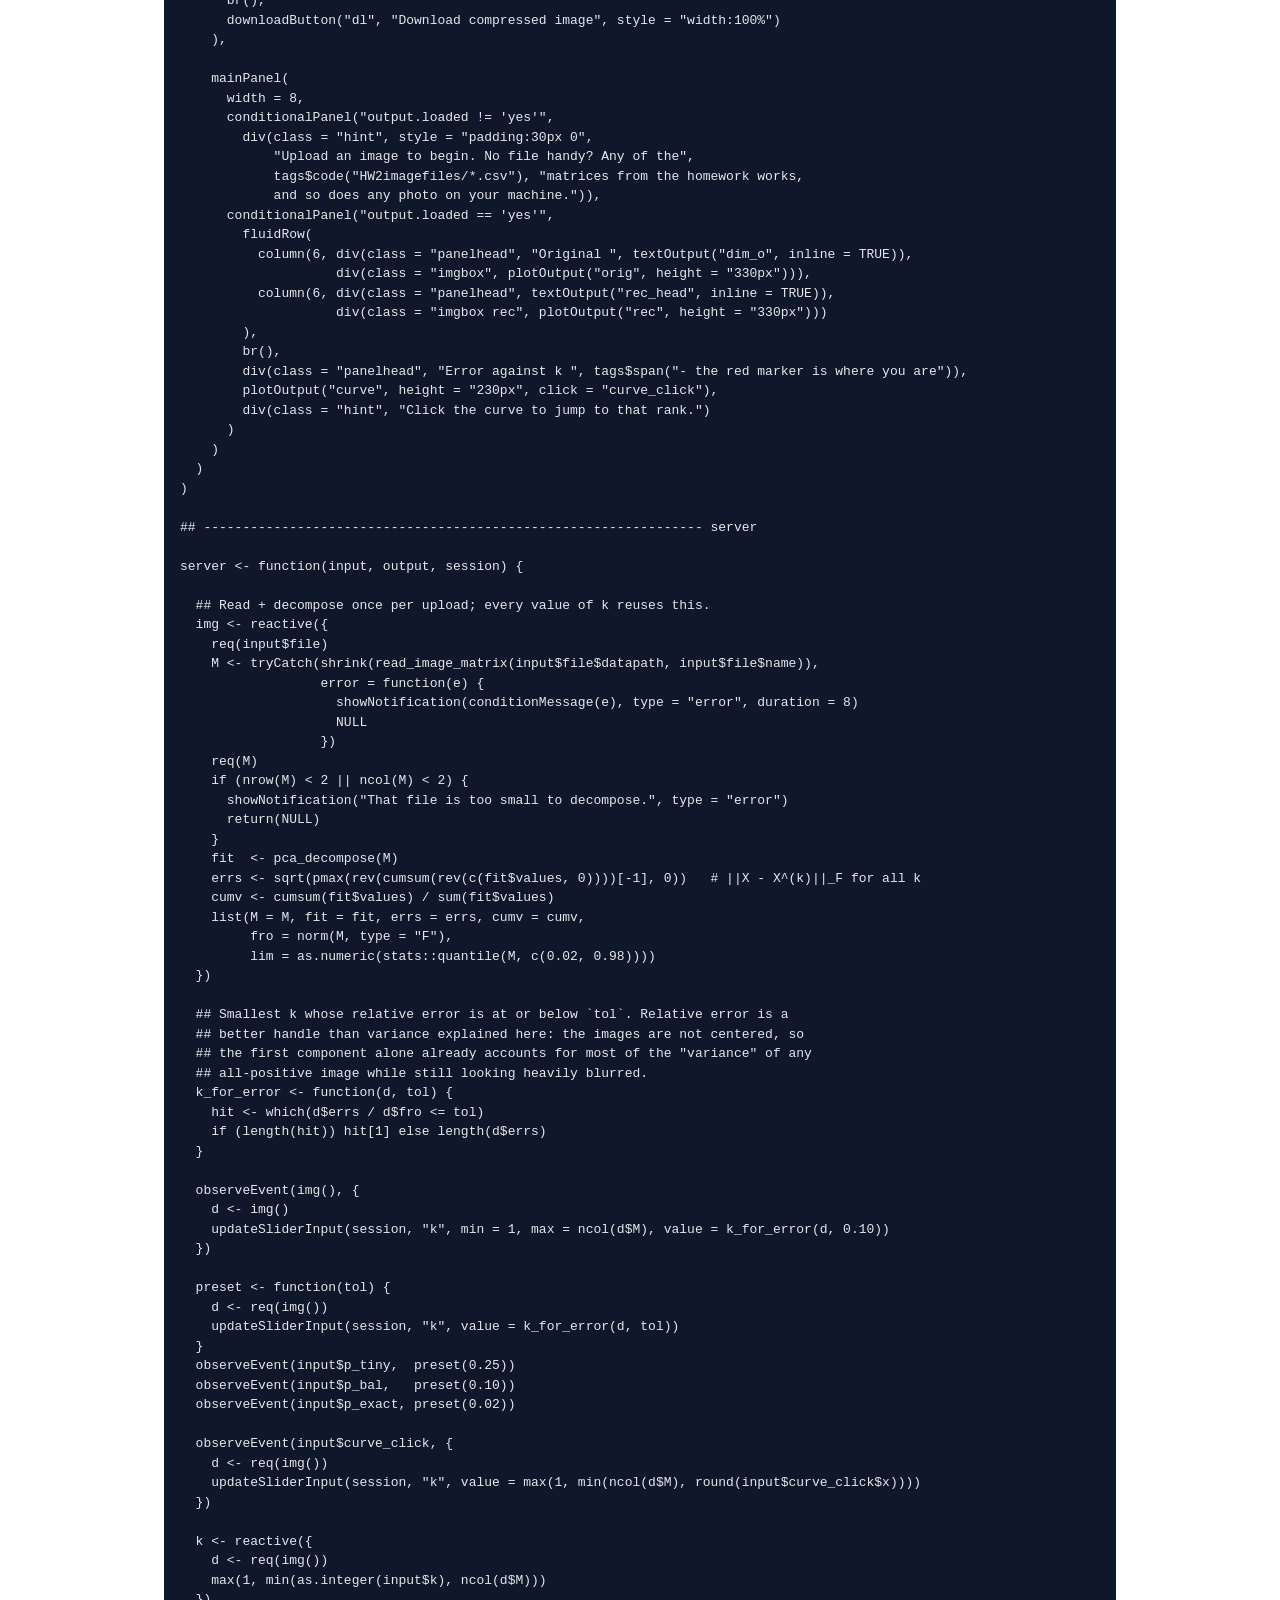
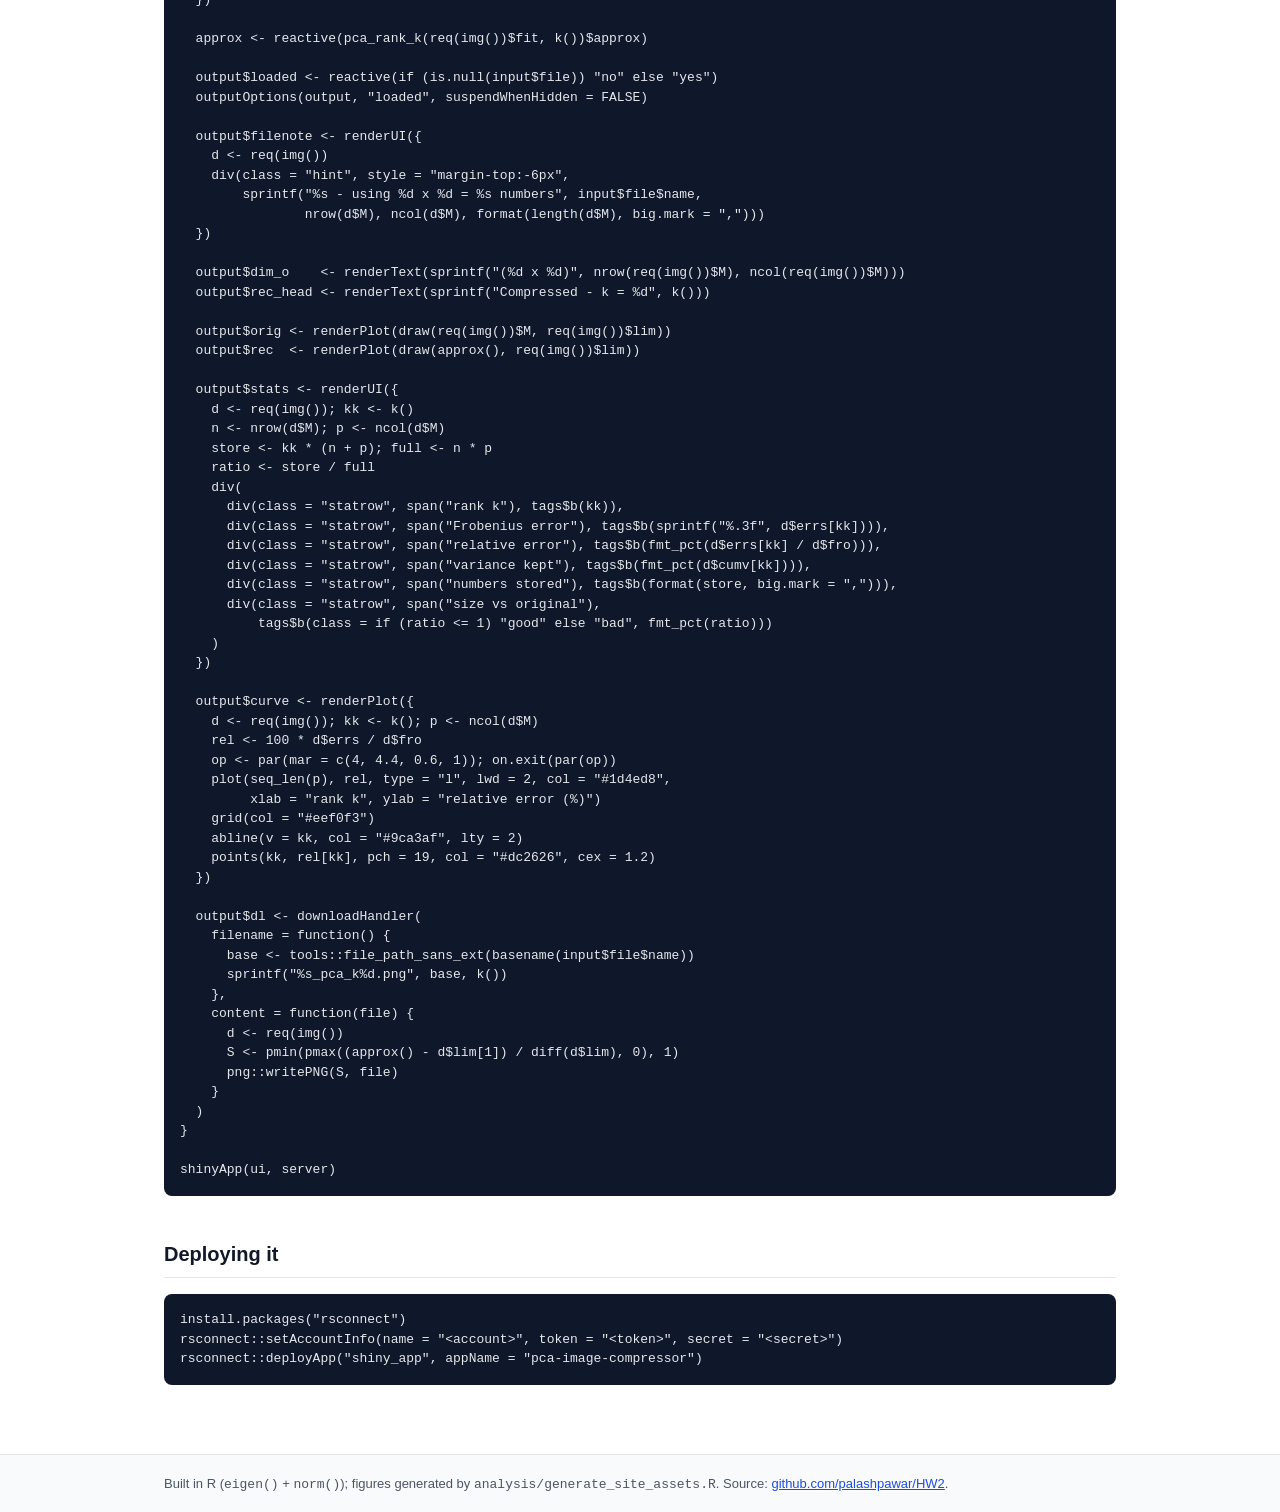
<file: docs/shiny.html>
<!DOCTYPE html>
<html lang="en">
<head>
<meta charset="utf-8">
<meta name="viewport" content="width=device-width, initial-scale=1">
<title>Shiny app &mdash; PCA Image Compressor</title>
<link rel="stylesheet" href="style.css">
</head>
<body>
<header class="site"><div class="inner">
<h1>PCA for Image Compression</h1>
<p>SDS 365 &middot; Homework 2 &middot; Palash Pawar</p>
<nav><a href="index.html">Method &amp; code</a><a href="image1.html">image 1</a><a href="image2.html">image 2</a><a href="image3.html">image 3</a><a href="image4.html">image 4</a><a href="mockup/index.html">App design</a><a href="shiny.html" class="active">Shiny app</a></nav>
</div></header>
<main>

<h2>The interactive app</h2>
<p class="lead">A Shiny implementation of the <a href="mockup/index.html">design on the previous
page</a>: upload an image, drag the rank slider, and watch the reconstruction and the error move
together.</p>

<div class="callout">
<h3>Live app</h3>
<p><a href="https://palashpawar.shinyapps.io/pca-image-compressor/">
palashpawar.shinyapps.io/pca-image-compressor</a></p>
<p style="margin-bottom:0">Or run it locally from the repository:
<code>R -e 'shiny::runApp("shiny_app")'</code></p>
</div>

<h2>What it does</h2>
<ul>
<li><b>Upload</b> a <code>.jpg</code>, <code>.png</code> or <code>.csv</code> matrix (up to 12 MB).
Colour photographs are converted to grayscale with the usual luminance weights
(0.299R + 0.587G + 0.114B); a CSV is read as a numeric matrix exactly as it stands, so the four
homework images can be dropped straight in.</li>
<li><b>Choose k</b> with the slider, the three presets, or by clicking anywhere on the error curve.
The presets target a relative error of 25%, 10% and 2% rather than a share of the variance &mdash;
because the decomposition is uncentered, the first component alone already accounts for most of the
"variance" of any all-positive image while still looking heavily blurred, so variance explained is a
misleading dial here.</li>
<li><b>Compare</b> the original and the rank-k reconstruction side by side at identical size, with
both drawn using the same black/white mapping so that differences you see are real.</li>
<li><b>Read the cost</b>: Frobenius error, relative error, variance kept, numbers stored, and size
relative to the original &mdash; the last of these turns red once k is large enough that the
"compressed" form is bigger than the image it came from.</li>
<li><b>Download</b> the reconstruction as a PNG.</li>
</ul>
<p>Two things keep it responsive: the eigendecomposition is computed once per upload and cached, so
moving the slider only costs one matrix multiplication, and uploads larger than 900 pixels a side
are stride-subsampled before decomposition.</p>

<h2>Source</h2>
<p>The app calls the same <code>pca_compress()</code> / <code>pca_decompose()</code> code shown on
the <a href="index.html">method page</a>; a copy lives in the app directory so that the deployment
is self-contained.</p>
<pre><code>## SDS 365 - Homework 2
## PCA Image Compressor: upload an image, choose a rank k, compare the
## rank-k reconstruction against the original.

library(shiny)

source(&quot;pca_compress.R&quot;)

MAX_SIDE   &lt;- 900         # uploaded images are subsampled to at most this many pixels per side
MAX_UPLOAD &lt;- 12          # MB
options(shiny.maxRequestSize = MAX_UPLOAD * 1024^2)

## ---------------------------------------------------------------- helpers

## Read an upload into a numeric matrix. Photos are converted to grayscale
## with the usual luminance weights; a CSV is taken as a matrix as-is.
read_image_matrix &lt;- function(path, name) {
  ext &lt;- tolower(tools::file_ext(name))
  if (ext == &quot;csv&quot;) {
    M &lt;- as.matrix(utils::read.csv(path))
    if (!is.numeric(M)) stop(&quot;That CSV does not contain a purely numeric matrix.&quot;)
    dimnames(M) &lt;- NULL
    return(M)
  }
  arr &lt;- switch(ext,
    &quot;jpg&quot;  = jpeg::readJPEG(path),
    &quot;jpeg&quot; = jpeg::readJPEG(path),
    &quot;png&quot;  = png::readPNG(path),
    stop(&quot;Unsupported file type: .&quot;, ext))
  if (length(dim(arr)) == 2) return(arr)
  if (dim(arr)[3] &gt;= 3) {
    return(0.299 * arr[, , 1] + 0.587 * arr[, , 2] + 0.114 * arr[, , 3])
  }
  arr[, , 1]
}

## Keep the eigendecomposition affordable: stride-subsample very large images.
shrink &lt;- function(M, max_side = MAX_SIDE) {
  f &lt;- max(1, ceiling(max(dim(M)) / max_side))
  if (f == 1) return(M)
  M[seq(1, nrow(M), by = f), seq(1, ncol(M), by = f), drop = FALSE]
}

## Draw a matrix as a grayscale image, using a fixed black/white mapping so
## that the original and the reconstruction are directly comparable.
draw &lt;- function(M, lim) {
  S &lt;- pmin(pmax((M - lim[1]) / diff(lim), 0), 1)
  op &lt;- par(mar = c(0, 0, 0, 0), bg = &quot;white&quot;); on.exit(par(op))
  plot.new()
  plot.window(c(0, 1), c(0, 1), asp = nrow(M) / ncol(M))
  rasterImage(as.raster(S), 0, 0, 1, 1, interpolate = FALSE)
}

fmt_pct &lt;- function(x) sprintf(&quot;%.2f%%&quot;, 100 * x)

## ---------------------------------------------------------------- ui

ui &lt;- fluidPage(
  title = &quot;PCA Image Compressor&quot;,
  tags$head(tags$style(HTML(&quot;
    body { font-family: -apple-system, BlinkMacSystemFont, &#x27;Segoe UI&#x27;, Helvetica, Arial, sans-serif; }
    .topbar { background:#1d4ed8; color:#fff; padding:14px 20px; border-radius:8px; margin-bottom:18px; }
    .topbar h2 { margin:0; font-size:20px; font-weight:700; }
    .topbar p  { margin:2px 0 0; font-size:12.5px; color:#c7d2fe; }
    .step { font-weight:700; font-size:13px; margin:14px 0 6px; }
    .step span { display:inline-block; width:18px; height:18px; border-radius:9px; background:#1d4ed8;
                 color:#fff; text-align:center; font-size:11px; line-height:18px; margin-right:6px; }
    .statrow { display:flex; justify-content:space-between; font-size:13px; padding:3px 0;
               border-bottom:1px solid #f3f4f6; }
    .statrow b { font-variant-numeric: tabular-nums; }
    .good { color:#15803d; } .bad { color:#b91c1c; }
    .panelhead { font-size:13px; font-weight:700; margin-bottom:4px; }
    .panelhead span { font-weight:400; color:#9ca3af; }
    .hint { font-size:12px; color:#6b7280; }
    .imgbox { border:1px solid #e5e7eb; border-radius:6px; padding:4px; background:#fff; }
    .imgbox.rec { border-color:#1d4ed8; }
  &quot;))),

  div(class = &quot;topbar&quot;,
      h2(&quot;PCA Image Compressor&quot;),
      p(&quot;Rebuild any image from its first k principal components&quot;)),

  sidebarLayout(
    sidebarPanel(
      width = 4,
      div(class = &quot;step&quot;, span(&quot;1&quot;), &quot;Upload an image&quot;),
      fileInput(&quot;file&quot;, NULL, accept = c(&quot;.jpg&quot;, &quot;.jpeg&quot;, &quot;.png&quot;, &quot;.csv&quot;),
                buttonLabel = &quot;Browse&quot;, placeholder = &quot;no file selected&quot;),
      div(class = &quot;hint&quot;, sprintf(&quot;.jpg / .png / .csv matrix, up to %d MB. Colour images are
          converted to grayscale; anything larger than %d pixels a side is subsampled so the
          eigendecomposition stays quick.&quot;, MAX_UPLOAD, MAX_SIDE)),
      uiOutput(&quot;filenote&quot;),

      div(class = &quot;step&quot;, span(&quot;2&quot;), &quot;Choose the rank k&quot;),
      sliderInput(&quot;k&quot;, NULL, min = 1, max = 100, value = 10, step = 1, width = &quot;100%&quot;),
      div(class = &quot;hint&quot;, &quot;left = more compression, right = more detail&quot;),
      br(),
      div(class = &quot;hint&quot;, &quot;presets (target relative error 25% / 10% / 2%)&quot;),
      div(actionButton(&quot;p_tiny&quot;, &quot;tiny&quot;, class = &quot;btn-sm&quot;),
          actionButton(&quot;p_bal&quot;, &quot;balanced&quot;, class = &quot;btn-sm&quot;),
          actionButton(&quot;p_exact&quot;, &quot;near-exact&quot;, class = &quot;btn-sm&quot;)),

      hr(),
      uiOutput(&quot;stats&quot;),
      br(),
      downloadButton(&quot;dl&quot;, &quot;Download compressed image&quot;, style = &quot;width:100%&quot;)
    ),

    mainPanel(
      width = 8,
      conditionalPanel(&quot;output.loaded != &#x27;yes&#x27;&quot;,
        div(class = &quot;hint&quot;, style = &quot;padding:30px 0&quot;,
            &quot;Upload an image to begin. No file handy? Any of the&quot;,
            tags$code(&quot;HW2imagefiles/*.csv&quot;), &quot;matrices from the homework works,
            and so does any photo on your machine.&quot;)),
      conditionalPanel(&quot;output.loaded == &#x27;yes&#x27;&quot;,
        fluidRow(
          column(6, div(class = &quot;panelhead&quot;, &quot;Original &quot;, textOutput(&quot;dim_o&quot;, inline = TRUE)),
                    div(class = &quot;imgbox&quot;, plotOutput(&quot;orig&quot;, height = &quot;330px&quot;))),
          column(6, div(class = &quot;panelhead&quot;, textOutput(&quot;rec_head&quot;, inline = TRUE)),
                    div(class = &quot;imgbox rec&quot;, plotOutput(&quot;rec&quot;, height = &quot;330px&quot;)))
        ),
        br(),
        div(class = &quot;panelhead&quot;, &quot;Error against k &quot;, tags$span(&quot;- the red marker is where you are&quot;)),
        plotOutput(&quot;curve&quot;, height = &quot;230px&quot;, click = &quot;curve_click&quot;),
        div(class = &quot;hint&quot;, &quot;Click the curve to jump to that rank.&quot;)
      )
    )
  )
)

## ---------------------------------------------------------------- server

server &lt;- function(input, output, session) {

  ## Read + decompose once per upload; every value of k reuses this.
  img &lt;- reactive({
    req(input$file)
    M &lt;- tryCatch(shrink(read_image_matrix(input$file$datapath, input$file$name)),
                  error = function(e) {
                    showNotification(conditionMessage(e), type = &quot;error&quot;, duration = 8)
                    NULL
                  })
    req(M)
    if (nrow(M) &lt; 2 || ncol(M) &lt; 2) {
      showNotification(&quot;That file is too small to decompose.&quot;, type = &quot;error&quot;)
      return(NULL)
    }
    fit  &lt;- pca_decompose(M)
    errs &lt;- sqrt(pmax(rev(cumsum(rev(c(fit$values, 0))))[-1], 0))   # ||X - X^(k)||_F for all k
    cumv &lt;- cumsum(fit$values) / sum(fit$values)
    list(M = M, fit = fit, errs = errs, cumv = cumv,
         fro = norm(M, type = &quot;F&quot;),
         lim = as.numeric(stats::quantile(M, c(0.02, 0.98))))
  })

  ## Smallest k whose relative error is at or below `tol`. Relative error is a
  ## better handle than variance explained here: the images are not centered, so
  ## the first component alone already accounts for most of the &quot;variance&quot; of any
  ## all-positive image while still looking heavily blurred.
  k_for_error &lt;- function(d, tol) {
    hit &lt;- which(d$errs / d$fro &lt;= tol)
    if (length(hit)) hit[1] else length(d$errs)
  }

  observeEvent(img(), {
    d &lt;- img()
    updateSliderInput(session, &quot;k&quot;, min = 1, max = ncol(d$M), value = k_for_error(d, 0.10))
  })

  preset &lt;- function(tol) {
    d &lt;- req(img())
    updateSliderInput(session, &quot;k&quot;, value = k_for_error(d, tol))
  }
  observeEvent(input$p_tiny,  preset(0.25))
  observeEvent(input$p_bal,   preset(0.10))
  observeEvent(input$p_exact, preset(0.02))

  observeEvent(input$curve_click, {
    d &lt;- req(img())
    updateSliderInput(session, &quot;k&quot;, value = max(1, min(ncol(d$M), round(input$curve_click$x))))
  })

  k &lt;- reactive({
    d &lt;- req(img())
    max(1, min(as.integer(input$k), ncol(d$M)))
  })

  approx &lt;- reactive(pca_rank_k(req(img())$fit, k())$approx)

  output$loaded &lt;- reactive(if (is.null(input$file)) &quot;no&quot; else &quot;yes&quot;)
  outputOptions(output, &quot;loaded&quot;, suspendWhenHidden = FALSE)

  output$filenote &lt;- renderUI({
    d &lt;- req(img())
    div(class = &quot;hint&quot;, style = &quot;margin-top:-6px&quot;,
        sprintf(&quot;%s - using %d x %d = %s numbers&quot;, input$file$name,
                nrow(d$M), ncol(d$M), format(length(d$M), big.mark = &quot;,&quot;)))
  })

  output$dim_o    &lt;- renderText(sprintf(&quot;(%d x %d)&quot;, nrow(req(img())$M), ncol(req(img())$M)))
  output$rec_head &lt;- renderText(sprintf(&quot;Compressed - k = %d&quot;, k()))

  output$orig &lt;- renderPlot(draw(req(img())$M, req(img())$lim))
  output$rec  &lt;- renderPlot(draw(approx(), req(img())$lim))

  output$stats &lt;- renderUI({
    d &lt;- req(img()); kk &lt;- k()
    n &lt;- nrow(d$M); p &lt;- ncol(d$M)
    store &lt;- kk * (n + p); full &lt;- n * p
    ratio &lt;- store / full
    div(
      div(class = &quot;statrow&quot;, span(&quot;rank k&quot;), tags$b(kk)),
      div(class = &quot;statrow&quot;, span(&quot;Frobenius error&quot;), tags$b(sprintf(&quot;%.3f&quot;, d$errs[kk]))),
      div(class = &quot;statrow&quot;, span(&quot;relative error&quot;), tags$b(fmt_pct(d$errs[kk] / d$fro))),
      div(class = &quot;statrow&quot;, span(&quot;variance kept&quot;), tags$b(fmt_pct(d$cumv[kk]))),
      div(class = &quot;statrow&quot;, span(&quot;numbers stored&quot;), tags$b(format(store, big.mark = &quot;,&quot;))),
      div(class = &quot;statrow&quot;, span(&quot;size vs original&quot;),
          tags$b(class = if (ratio &lt;= 1) &quot;good&quot; else &quot;bad&quot;, fmt_pct(ratio)))
    )
  })

  output$curve &lt;- renderPlot({
    d &lt;- req(img()); kk &lt;- k(); p &lt;- ncol(d$M)
    rel &lt;- 100 * d$errs / d$fro
    op &lt;- par(mar = c(4, 4.4, 0.6, 1)); on.exit(par(op))
    plot(seq_len(p), rel, type = &quot;l&quot;, lwd = 2, col = &quot;#1d4ed8&quot;,
         xlab = &quot;rank k&quot;, ylab = &quot;relative error (%)&quot;)
    grid(col = &quot;#eef0f3&quot;)
    abline(v = kk, col = &quot;#9ca3af&quot;, lty = 2)
    points(kk, rel[kk], pch = 19, col = &quot;#dc2626&quot;, cex = 1.2)
  })

  output$dl &lt;- downloadHandler(
    filename = function() {
      base &lt;- tools::file_path_sans_ext(basename(input$file$name))
      sprintf(&quot;%s_pca_k%d.png&quot;, base, k())
    },
    content = function(file) {
      d &lt;- req(img())
      S &lt;- pmin(pmax((approx() - d$lim[1]) / diff(d$lim), 0), 1)
      png::writePNG(S, file)
    }
  )
}

shinyApp(ui, server)
</code></pre>

<h2>Deploying it</h2>
<pre><code>install.packages("rsconnect")
rsconnect::setAccountInfo(name = "&lt;account&gt;", token = "&lt;token&gt;", secret = "&lt;secret&gt;")
rsconnect::deployApp("shiny_app", appName = "pca-image-compressor")</code></pre>

</main>
<footer class="site"><div class="inner">
Built in R (<code>eigen()</code> + <code>norm()</code>); figures generated by
<code>analysis/generate_site_assets.R</code>. Source:
<a href="https://github.com/palashpawar/HW2">github.com/palashpawar/HW2</a>.
</div></footer>
</body>
</html>
</file>
<file: docs/style.css>
:root {
  --ink: #111827;
  --muted: #4b5563;
  --line: #e5e7eb;
  --accent: #1d4ed8;
  --bg: #ffffff;
  --panel: #f9fafb;
}
* { box-sizing: border-box; }
body {
  margin: 0;
  font: 16px/1.65 -apple-system, BlinkMacSystemFont, "Segoe UI", Helvetica, Arial, sans-serif;
  color: var(--ink);
  background: var(--bg);
}
header.site {
  border-bottom: 1px solid var(--line);
  background: var(--panel);
}
header.site .inner, main, footer.site .inner {
  max-width: 1000px;
  margin: 0 auto;
  padding: 0 24px;
}
header.site .inner { padding-top: 22px; padding-bottom: 18px; }
header.site h1 { margin: 0 0 4px; font-size: 22px; letter-spacing: -0.01em; }
header.site p { margin: 0; color: var(--muted); font-size: 14px; }
nav { margin-top: 14px; display: flex; flex-wrap: wrap; gap: 6px; }
nav a {
  font-size: 14px; text-decoration: none; color: var(--muted);
  padding: 4px 10px; border: 1px solid var(--line); border-radius: 999px; background: #fff;
}
nav a:hover { color: var(--accent); border-color: var(--accent); }
nav a.active { color: #fff; background: var(--accent); border-color: var(--accent); }
main { padding-top: 28px; padding-bottom: 56px; }
h2 { margin-top: 42px; font-size: 20px; border-bottom: 1px solid var(--line); padding-bottom: 6px; }
h3 { margin-top: 28px; font-size: 16px; }
a { color: var(--accent); }
p, li { color: var(--ink); }
.lead { font-size: 17px; color: var(--muted); }
.math { background: var(--panel); border-left: 3px solid var(--accent); padding: 10px 14px; margin: 16px 0;
        font-family: ui-monospace, SFMono-Regular, Menlo, monospace; font-size: 14px; overflow-x: auto; }
pre { background: #0f172a; color: #e5e7eb; padding: 16px; border-radius: 8px; overflow-x: auto; font-size: 13px; line-height: 1.5; }
code { font-family: ui-monospace, SFMono-Regular, Menlo, monospace; }
p code, li code, td code { background: var(--panel); padding: 1px 5px; border-radius: 4px; font-size: 13.5px; }
table { border-collapse: collapse; width: 100%; font-size: 14px; margin: 16px 0; }
th, td { border: 1px solid var(--line); padding: 6px 10px; text-align: right; }
th { background: var(--panel); }
td:first-child, th:first-child { text-align: left; }
tr.mark td { background: #eff6ff; font-weight: 600; }
figure { margin: 18px 0; }
figure img { max-width: 100%; border: 1px solid var(--line); border-radius: 6px; background: #fff; }
figcaption { font-size: 13px; color: var(--muted); margin-top: 6px; }
.grid { display: grid; gap: 14px; margin: 18px 0; }
.grid.wide { grid-template-columns: repeat(auto-fill, minmax(150px, 1fr)); }
.grid.tall { grid-template-columns: repeat(auto-fill, minmax(80px, 1fr)); }
.tile { text-align: center; font-size: 12.5px; color: var(--muted); }
.tile img {
  width: 100%; display: block; border: 1px solid var(--line); border-radius: 4px;
  image-rendering: pixelated; background: #fff;
}
.tile.first img { border-color: var(--accent); box-shadow: 0 0 0 2px rgba(29,78,216,.15); }
.tile b { display: block; color: var(--ink); margin-top: 5px; font-weight: 600; }
.callout { background: var(--panel); border: 1px solid var(--line); border-radius: 8px; padding: 14px 18px; margin: 20px 0; }
.callout h3 { margin-top: 0; }
.verdict { border-left: 4px solid #16a34a; background: #f0fdf4; border-radius: 6px; padding: 14px 18px; margin: 20px 0; }
.verdict b.k { font-size: 18px; color: #15803d; }
footer.site { border-top: 1px solid var(--line); background: var(--panel); }
footer.site .inner { padding: 18px 24px; font-size: 13px; color: var(--muted); }
.cards { display: grid; grid-template-columns: repeat(auto-fit, minmax(210px, 1fr)); gap: 14px; margin: 20px 0; }
.card { border: 1px solid var(--line); border-radius: 8px; padding: 14px; text-decoration: none; color: inherit; display: block; }
.card:hover { border-color: var(--accent); }
.card h3 { margin: 0 0 4px; font-size: 15px; color: var(--accent); }
.card p { margin: 0; font-size: 13px; color: var(--muted); }
</file>
